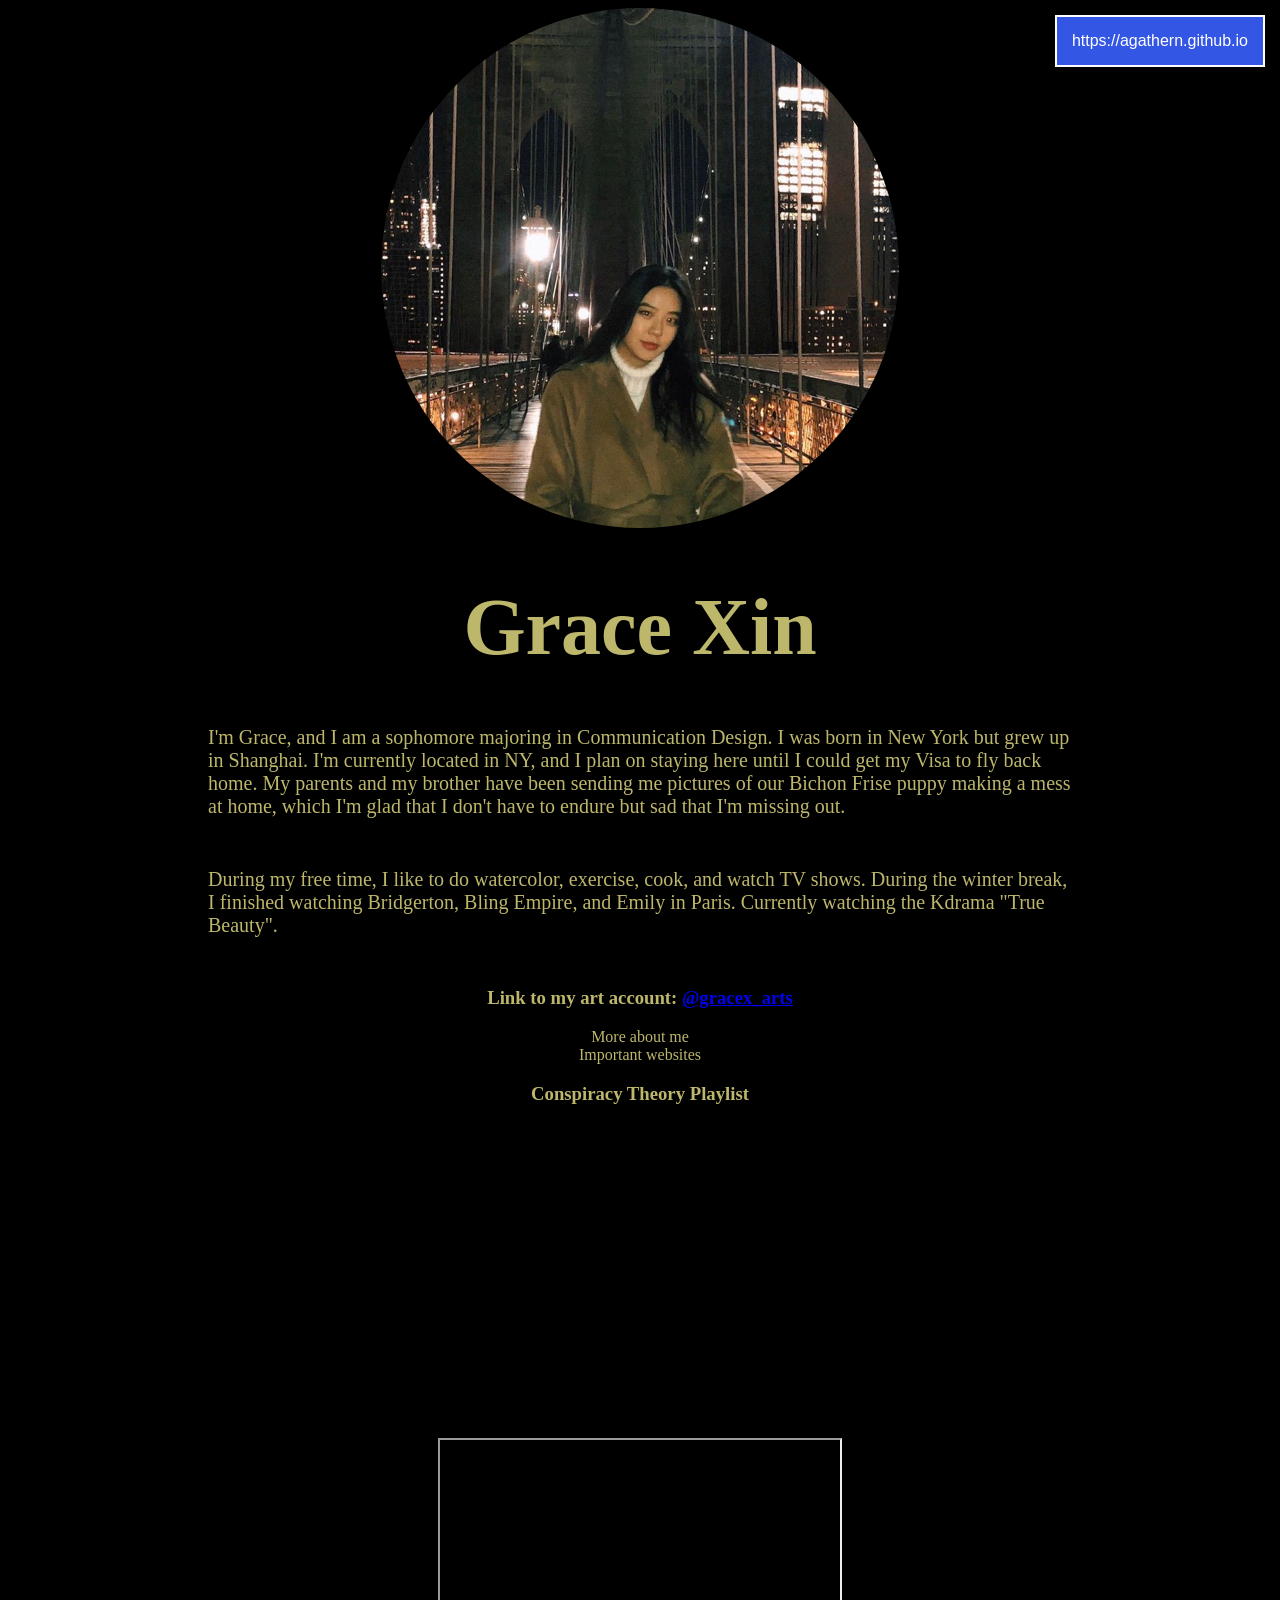
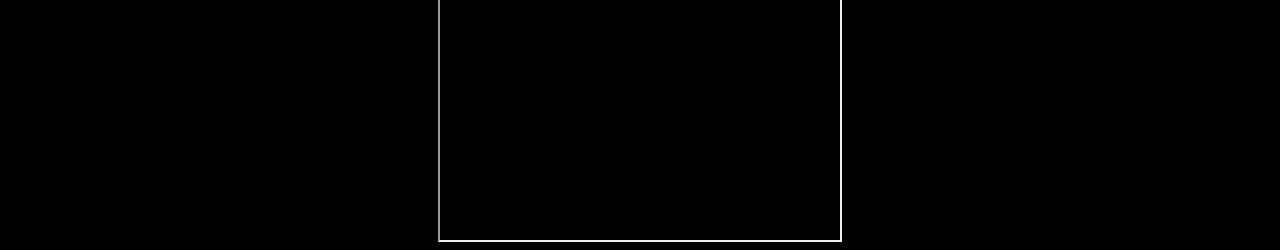
<file: class profile/index.html>
<!DOCTYPE html>
<html lang="en">
    <link rel="stylesheet" href="profile.css">

  <head>
  <body>

    <img src="1.jpg">

    <h1>Grace Xin</h1>
    
    <p>
      I'm Grace, and I am a sophomore majoring in Communication Design. I was born in New York but grew up in Shanghai. I'm currently located in NY, and I plan on staying here until I could get my Visa to fly back home. My parents and my brother have been sending me pictures of our Bichon Frise puppy making a mess at home, which I'm glad that I don't have to endure but sad that I'm missing out. 
    </p>
    <p>
      During my free time, I like to do watercolor, exercise, cook, and watch TV shows. During the winter break, I finished watching Bridgerton, Bling Empire, and Emily in Paris. Currently watching the Kdrama "True Beauty".     
    </p>

    <h3> Link to my art account: <a href="https://www.instagram.com/gracex_arts/"> @gracex_arts </a>
    </h3> 

    <details>
    <summary>More about me</summary>
      <ul> 
        <li> Favorite color: olive green </li>
        <li> Currently reading: The Women in the Window </li>
        <li> Go-to comfort-binge TV shows: Modern Family and Criminal Minds </li>
    </details>

    <details>
    <summary>Important websites</summary>
      <ul> 
        <li> A site I visit often: <a href="http://youtube.com"> Youtube </a> </li>
        <li> The first site I remember using: <a href="http://google.com"> Google </a>  </li>
        <li> Favorite wikipedia page: <a href="https://en.wikipedia.org/wiki/List_of_conspiracy_theories"> Conspiracy Theories </a></li>
    </details>

    <h3> Conspiracy Theory Playlist </h3>
    <iframe width="560" height="315" src="https://www.youtube.com/embed/videoseries?list=PLsvYuSgEtSsKwujETtrazyVVfZ-fkSFxb" frameborder="0" allow="accelerometer; autoplay; clipboard-write; encrypted-media; gyroscope; picture-in-picture" allowfullscreen></iframe>

     <nav id="web-ring">
    <a href="https://agathern.github.io">https://agathern.github.io</a>
  	</nav>

  	<iframe class="fireflies" src="https://tasty-remarkable-hero.glitch.me"> </iframe>

  </body>
  </head>
</html>
</file>
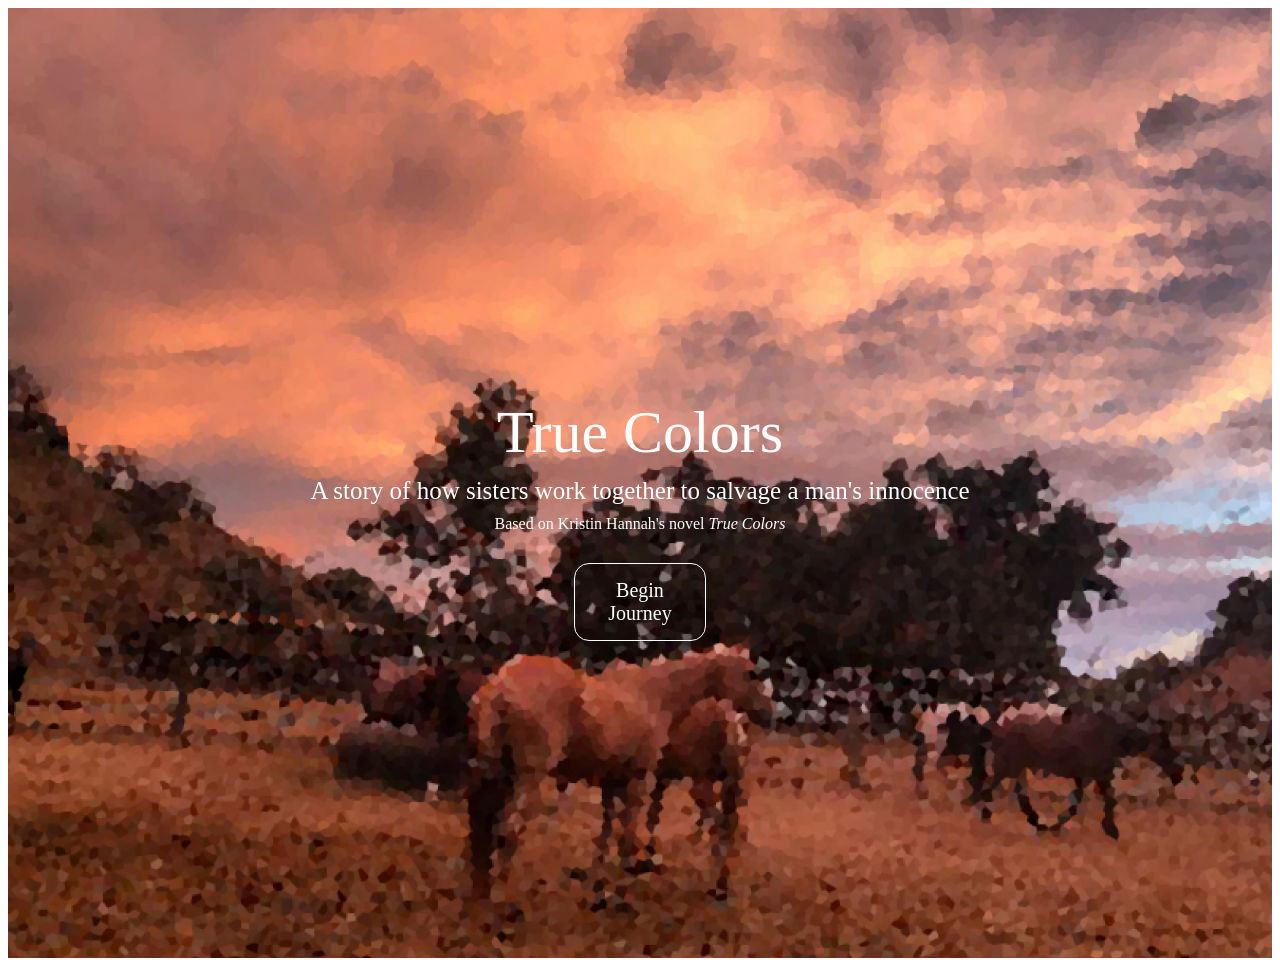
<file: cross-platform storytelling/Index.html>
<!DOCTYPE html>
<html lang="en">
  <head>
    <meta charset="utf-8">
    <meta http-equiv="X-UA-Compatible" content="IE=edge">
    <meta name="viewport" content="width=device-width, initial-scale=1">
   
    <link rel="stylesheet" href="story.css">

  </head>  
  <body>
    <div id="homepage">
      <div id="box"> <h1> True Colors </h1> <h3> A story of how sisters work together to salvage a man's innocence </h3> <h5> Based on Kristin Hannah's novel <i> True Colors </i> </h5>
        <nav id="link1">
        <a href="https://www.instagram.com/graysranch/">Begin Journey</a>
        </nav>
      </div>
    </div>

  </body>
</html>
</file>
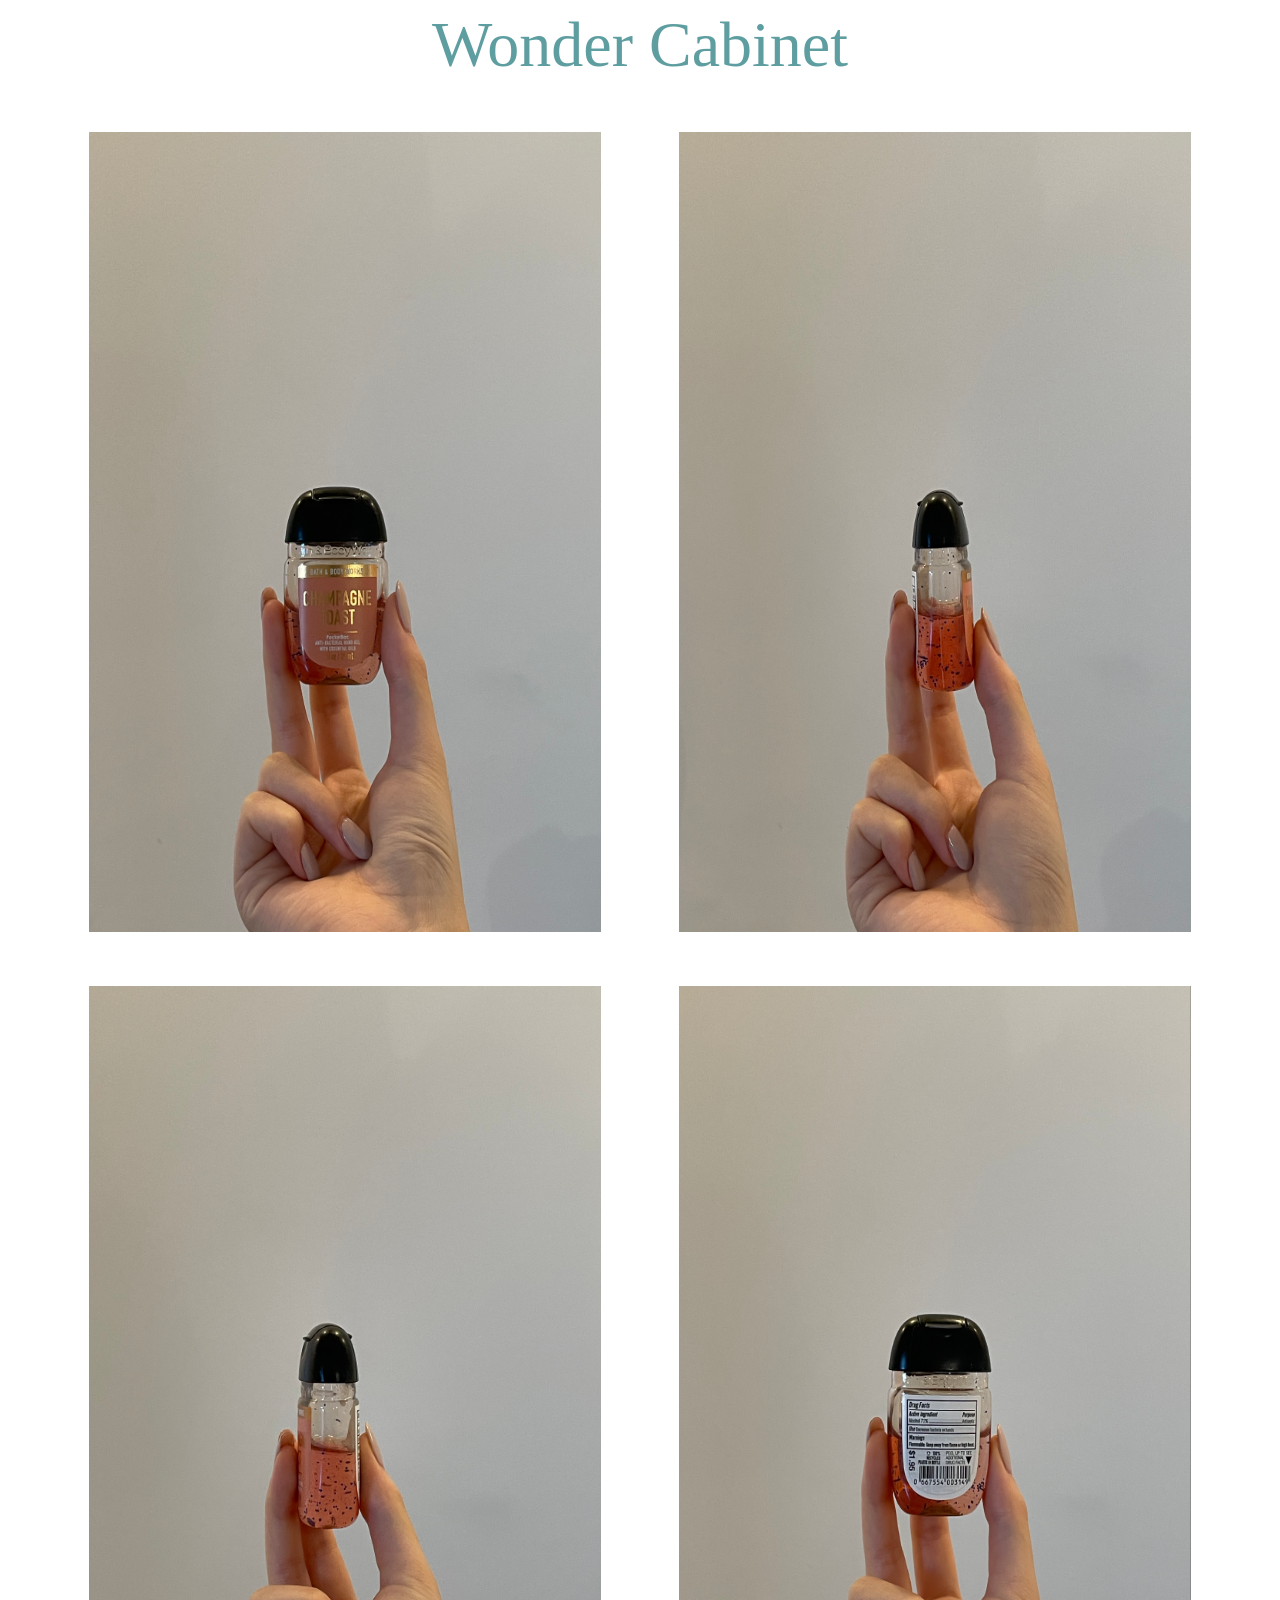
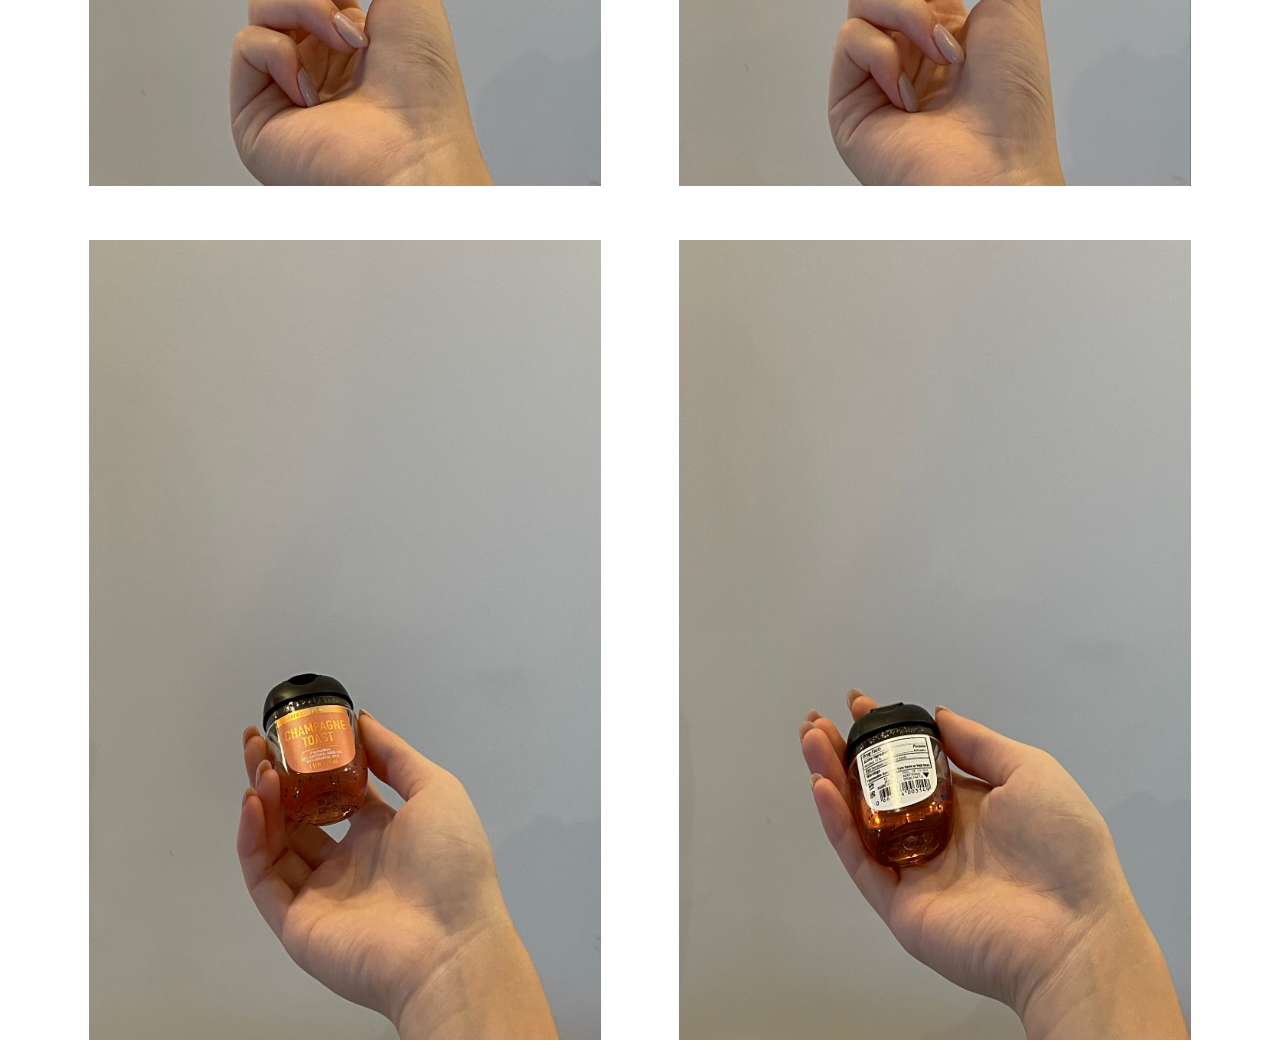
<file: labproj2/index.html>
<!DOCTYPE html>
<html lang="en">
  <head>
    <meta charset="utf-8">
    <meta http-equiv="X-UA-Compatible" content="IE=edge">
    <meta name="viewport" content="width=device-width, initial-scale=1">

    <link rel="stylesheet" href="style.css">
    
  </head>  
  <body>

  <div id="title"> Wonder Cabinet </div>

<div id="container"> 
  <div class="box box1">
  	<picture>
  <source media="(max-width: 500px)" srcset="cfront.jpg">
  <source media="(min-width: 501px)" srcset="ffront.jpg">
  <img src="ffront.jpg"
       alt="This is a close-up picture of my favorite hand sanitizer that I carry with me everyday. Without it, I don't feel safe and protected during the pandemic.">
</picture>
</div>

 <div class="box box2">
  	<picture>
  <source media="(max-width: 500px)" srcset="cright.jpg">
  <source media="(min-width: 501px)" srcset="fright.jpg">
  <img src="fright.jpg"
       alt="Although the name of this hand sanitizer is Champaign Toast, it smells nothing like it. Rather it has a nice, fruity scent.">
</picture>
</div>

<div class="box box3">
  	<picture>
  <source media="(max-width: 500px)" srcset="cleft.jpg">
  <source media="(min-width: 501px)" srcset="fleft.jpg">
  <img src="fleft.jpg"
       alt="Inside the bottle is filled with an orange, transluscent liquid with countless tiny, blue balls that pop if you squeeze them.">
</picture>
</div>

<div class="box box4">
  	<picture>
  <source media="(max-width: 500px)" srcset="cback.jpg">
  <source media="(min-width: 501px)" srcset="fback.jpg">
  <img src="fback.jpg"
       alt="On the back of this container is a sticker that shows the drug facts of the sanitizer. The alcohol is 71% and using this could decrease bacteria on hands. This is why I always bring it with me when I go out.">
</picture>
</div>

<div class="box box5">
  	<picture>
  <source media="(max-width: 500px)" srcset="ctop.jpg">
  <source media="(min-width: 501px)" srcset="ftop.jpg">
  <img src="ftop.jpg"
       alt="The sticker in the front has a matte finish. The gold, salmon pink, and white really go well together. Although I wish the typeface for Champaign Toast was different because it feels slightly boring and uptight right now.">
</picture>
</div>

<div class="box box6">
  	<picture>
  <source media="(max-width: 500px)" srcset="cbottom.jpg">
  <source media="(min-width: 501px)" srcset="fbottom.jpg">
  <img src="fbottom.jpg"
       alt="On the bottom, the price of the sanitizer as well as the barcode is shown. One bottle is almost two dollars, but if you buy it in bulk, it is much cheaper.">
</picture>
</div>

</div>
       
    </body>
</html>
</file>
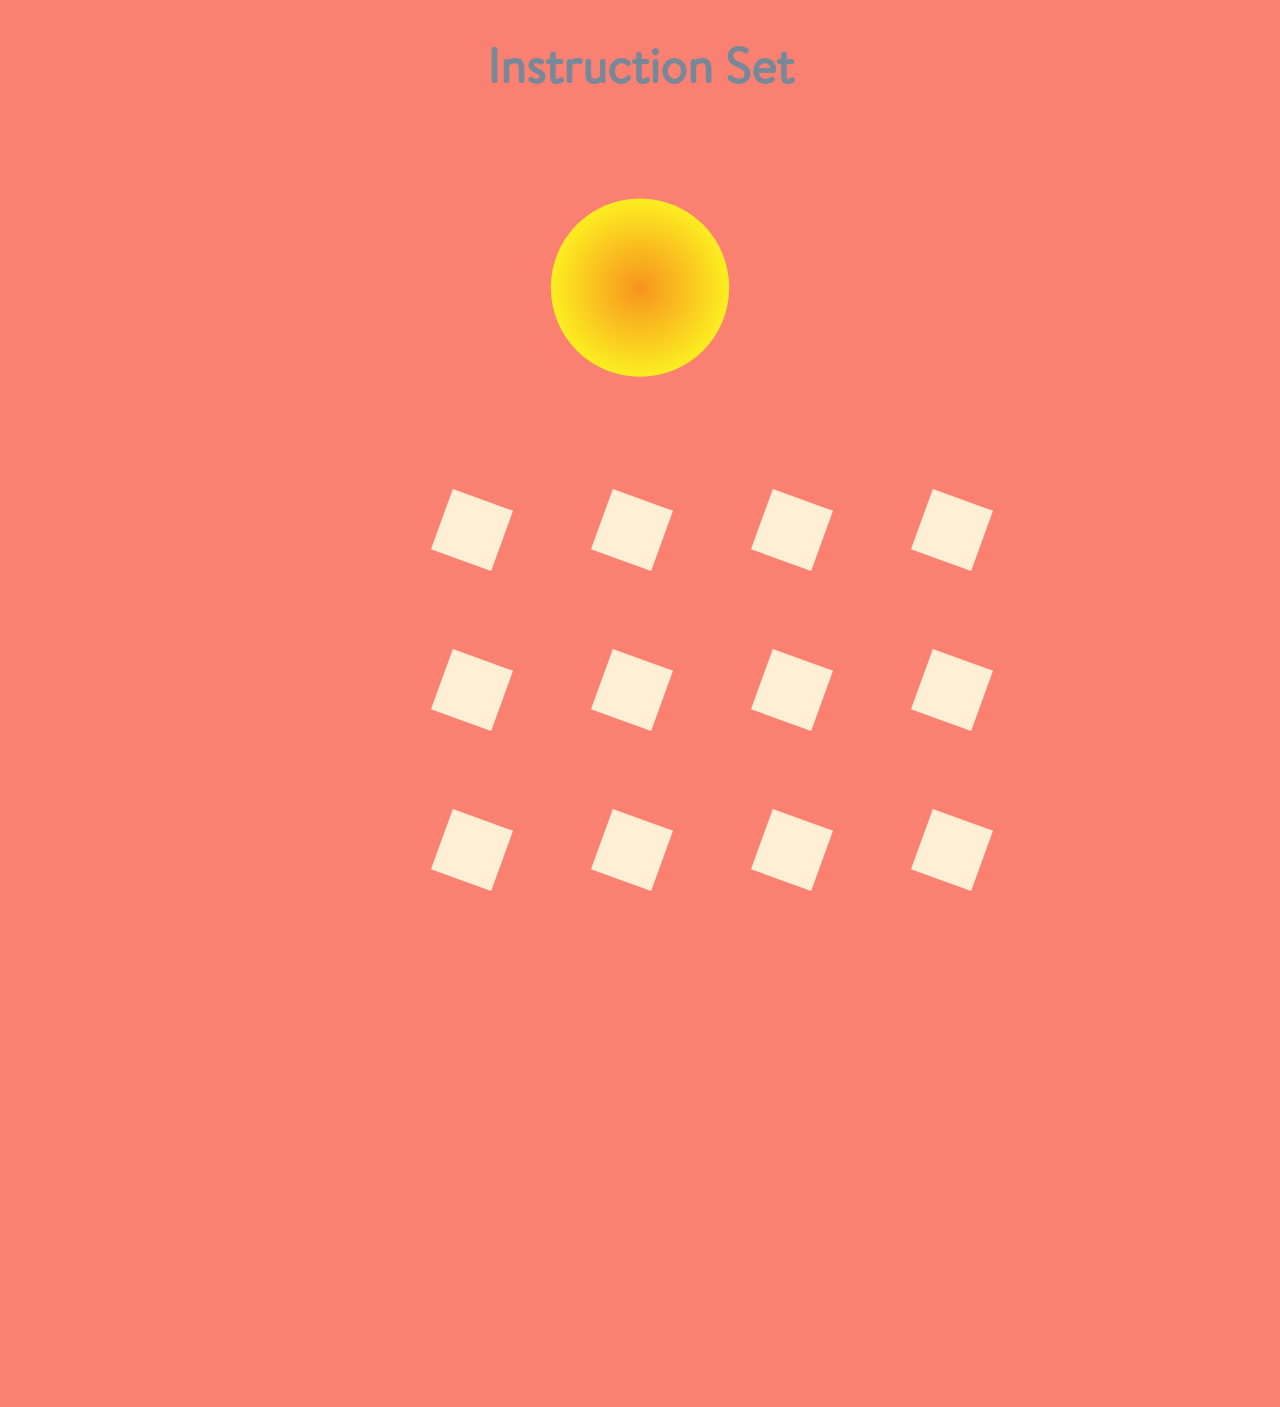
<file: labproj3/index.html>
<!DOCTYPE html>
<html lang="en">
  <head>
    <meta charset="utf-8">
    <meta http-equiv="X-UA-Compatible" content="IE=edge">
    <meta name="viewport" content="width=device-width, initial-scale=1">

    <link rel="stylesheet" href="style.css">
 
  </head>  
  <body>
    
    <div id="title">
      <h1>
        Instruction Set
      </h1>
    </div>

    <div id="image"> <img src="sun.svg"> </div>
    
    <div id="container">
      <div class="page" id="one"></div>
      <div class="page" id="two"></div>  
      <div class="page" id="three"></div>
      <div class="page" id="four"></div>
      <div class="page" id="five"></div>
      <div class="page" id="six"></div>
      <div class="page" id="seven"></div>
      <div class="page" id="eight"></div>
      <div class="page" id="nine"></div>
      <div class="page" id="ten"></div>
      <div class="page" id="eleven"></div>
      <div class="page" id="twelve"></div>
    </div>
    
  </body>
</html>
</file>
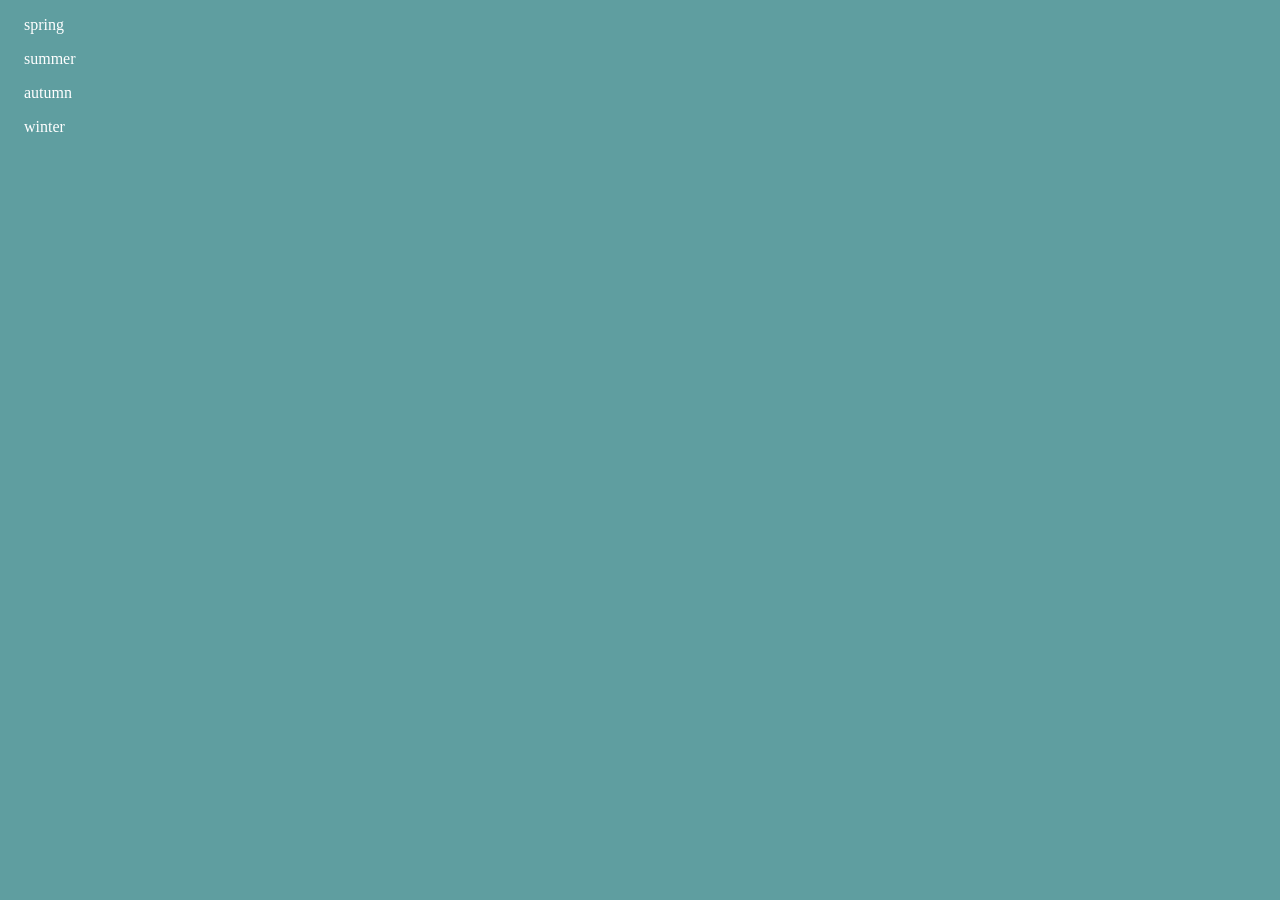
<file: labproj4/index.html>
<!DOCTYPE html>
<html>

<head>
    <meta charset="utf-8">
    <meta name="viewport" content="width=device-width, initial-scale=1">

    <title>Biomimicry</title>


    <link rel="stylesheet" type="text/css" href="style.css">
    <script src="https://code.jquery.com/jquery-3.5.1.min.js">
    </script>
    <script type="text/javascript" src="script.js" defer></script>


</head>

<body>

	<div id="container"> 
		<div id="group1"> 
			<p>spring</p>
			<div id="one"> <img src="spring.svg"> </div>
		</div>
        <div id="group2"> 
        	<p>summer</p>
        	<div id="two"> <img src="summer.svg"> </div>
    	</div>
        <div id="group3">  
			<p>autumn</p>	
			<div id="three"> <img src="autumn.svg"> </div>
        </div>
        <div id="group4">  
        	<p>winter</p>
        	<div id="four"> <img src="winter.svg"> </div>
        </div>
	</div>

</body>

</html>
</file>
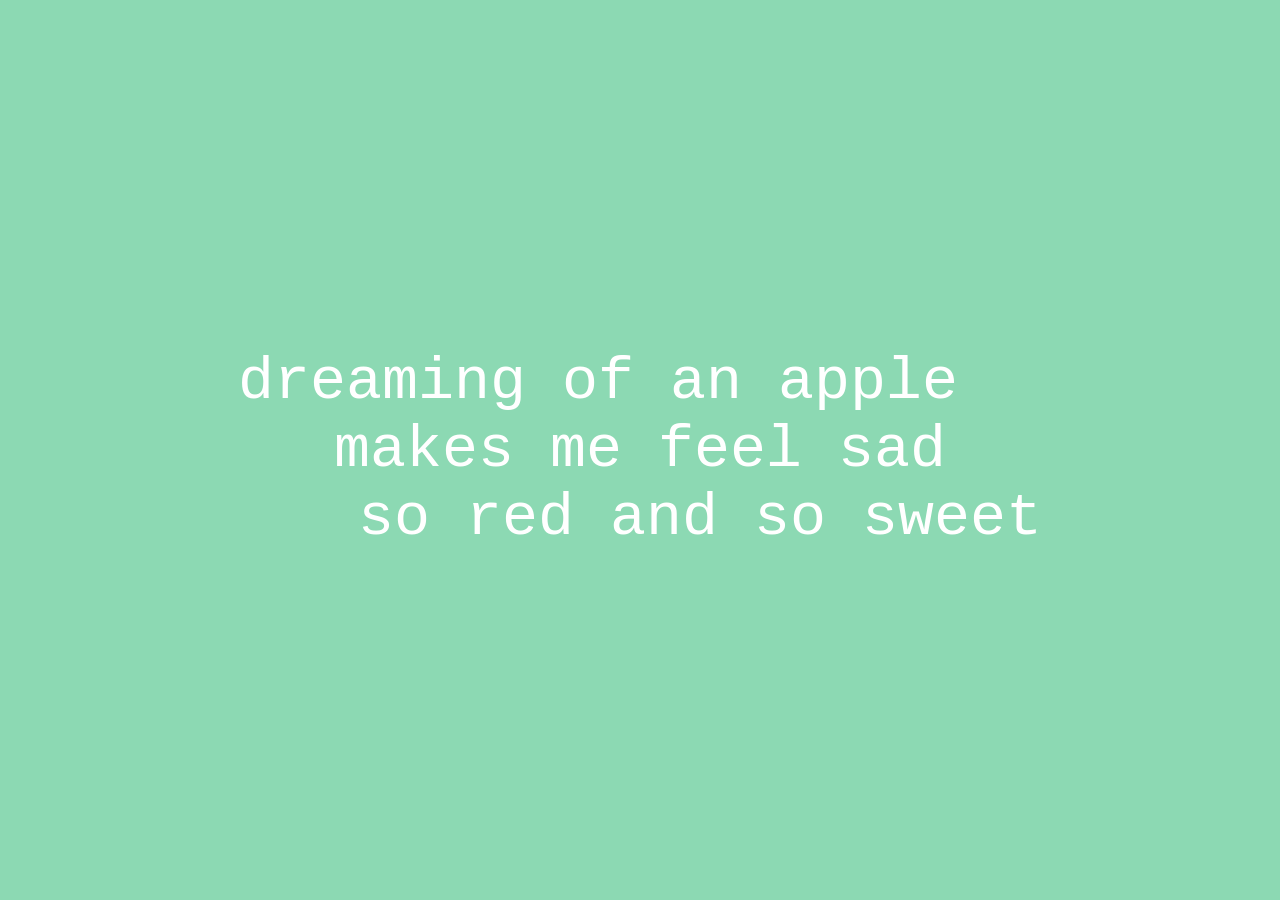
<file: poem/index.html>
<!DOCTYPE html>
<html lang="en" dir="ltr">
	<head>
		<meta charset="utf-8">
		<title></title>
		<link rel="stylesheet" href="style.css">
		<script src="airtable.browser.js" typr="text/javascript"></script>
		<script src="poem.js" type="text/javascript" defer></script>
	</head>
	<body>
		<div id="poem">
			<span class="verb">dreaming of</span> <span class="noun">an apple</span><BR>
			&emsp; makes me feel <span class="emotion">sad</span><BR>
			&emsp;&emsp;so <span class="adjective">red</span> and so <span class="adjective">sweet</span>
		</div>
	</body>
</html>
</file>
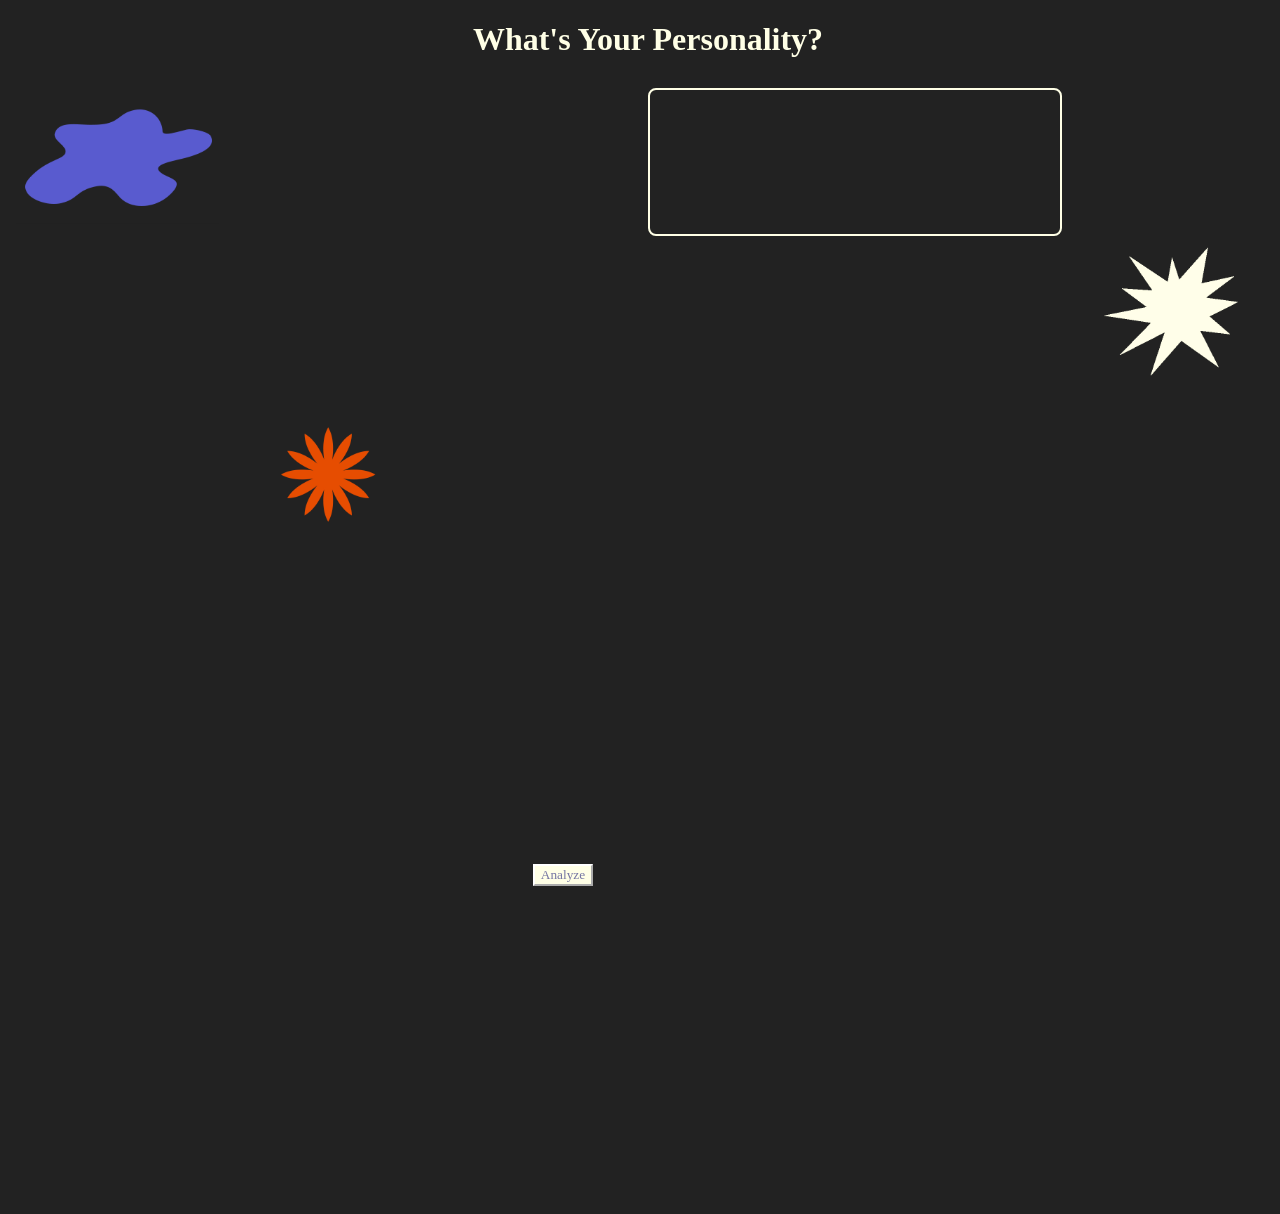
<file: proj4/index.html>
<!DOCTYPE html>
<html lang="en">
  <head>
    
    <link rel="stylesheet" href="style.css">
    <script src="script.js" type="text/javascript" defer></script>
    <script src="https://code.jquery.com/jquery-3.5.1.min.js">
    </script>
    
  </head>  
  <body>

  <h1> What's Your Personality? </h1>

  <div class="wrapper">

  	<div class="one">  
  		<div id="group1"> 
		</div>
        <div id="group2"> 
    	</div>
        <div id="group3">  
        </div>
        <div id="group4">  
        </div>
  	</div>
  	<div class="two">
  		<div id="group5"> 
		</div>
        <div id="group6"> 
    	</div>
        <div id="group7">  
        </div>
        <div id="group8">  
        </div>
  	</div>
  	<div class="three"> 
  		<div id="group9"> 
		</div>
        <div id="group10"> 
    	</div>
        <div id="group11">  
        </div>
        <div id="group12">  
        </div>
  	</div>
  	<div class="four"> 
  		<div id="group13"> 
  			Horror
		</div>
        <div id="group14"> 
        	Romance
    	</div>
        <div id="group15">  
        	Comedy
        </div>
        <div id="group16">  
        	Documentary
        </div>
  	</div>
  	<div class="five"> 
  		<div id="group17"> 
		</div>
        <div id="group18"> 
    	</div>
        <div id="group19">  
        </div>
        <div id="group20">  
        </div>
  	</div>
  	
  	<div class="six"> 
	<div id="deco1"> <img src="deco1.png"> </div>
	</div>

	<div class="seven"> <img src="deco3.jpg"> </div>
	<div class="eight"> <img src="deco2.jpg"> </div>
	<div class="nine"> <img src="arrow.jpg"> </div>

</div>

<div class="container">
	<!-- <div class="row flex-top justify-content-center"> -->
		<button id="button" class="btn-large new-quote-button" onClick="getQuote()">Analyze</button> 
	<!-- </div> -->

	<div class="row flex-top justify-content-center">
		<main class="card">
			<p class="quote card-body center" id="newQuoteSection"></p>
		</main>
</div>

  </body>
</html>
</file>
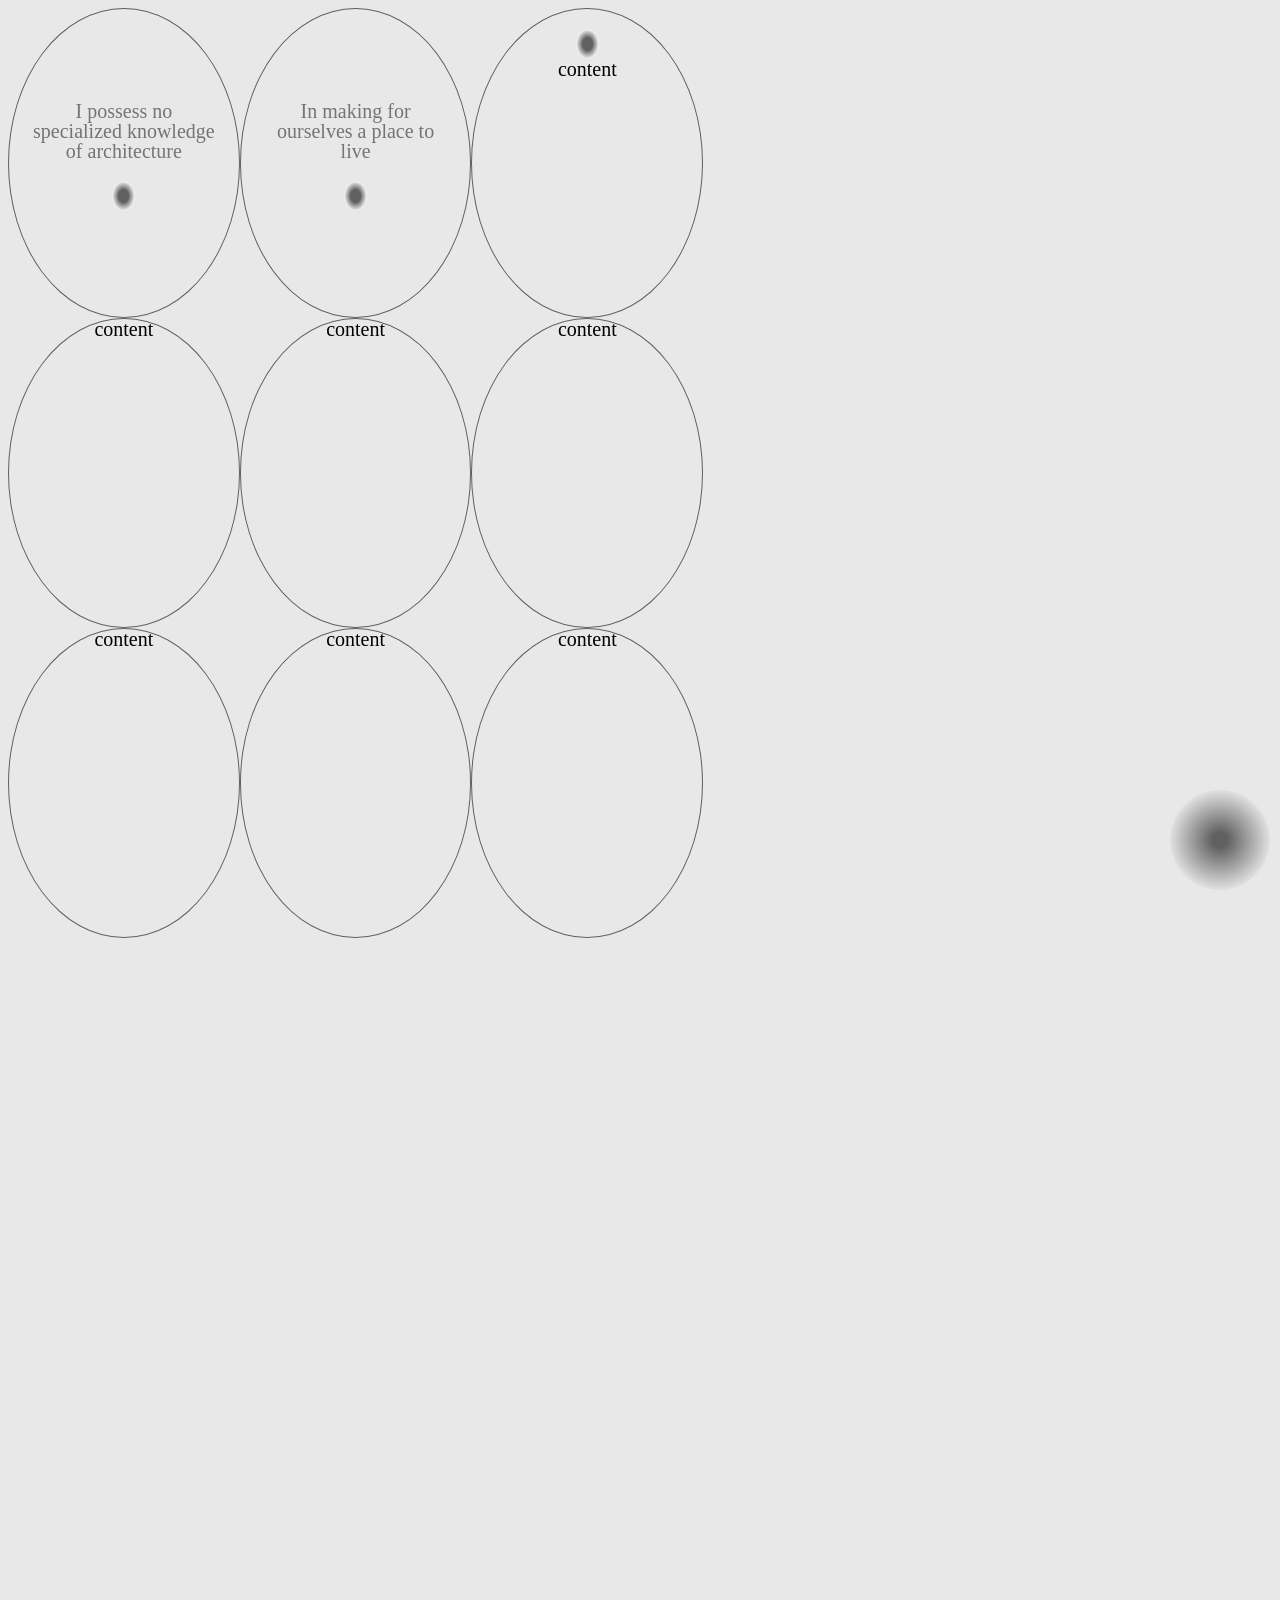
<file: studio proj2/index.html>
<!DOCTYPE html>
<html lang="en">
  <head>
    <meta charset="utf-8">
    <meta http-equiv="X-UA-Compatible" content="IE=edge">
    <meta name="viewport" content="width=device-width, initial-scale=1">

    <link rel="stylesheet" href="style.css">
    
  </head>  
  <body>

  <div id="container">

  	<div class="row" id="row1">

	 <div class="page" id="one">
	 	<p>
	 	I possess no specialized knowledge of architecture 
		 </p>
		<div class="triggerdot text" data-number="1"> </div>
	 </div>     

	 <div class="page" id="two">
	 	<p>
	 	In making for ourselves a place to live
		</p>
	 	<div class="triggerdot text" data-number="2"> </div>
	 </div>
	 <div class="page" id="three">
	 	<div class="triggerdot text" data-number="3"> </div>
	 	content
	 </div>

	</div>

	<div class="row" id="row2">

	 <div class="page" id="four">
	 	content
	 </div>
	  <div class="page" id="five">
	 	content
	 </div>
	  <div class="page" id="six">
	 	content
	 </div>

	</div>

	<div class="row" id="row3">

	 <div class="page" id="seven">
	 	content
	 </div>
	  <div class="page" id="eight">
	 	content
	 </div>
	  <div class="page" id="nine">
	 	content
	 </div>

	</div>

</div>

<div class="dot"> 

	<div class="paragraph" data-number="1">I possess no specialized knowledge of architecture, but I understand that in the Gothic cathedral of the West, the roof is thrust up and up so as to place its pinnacle as high in the heavens as possible-and that herein is thought to lie its special beauty. In the temples of Japan, on the other hand, a roof of heavy tiles is first laid out, and in the deep, spacious shadows created by the eaves the rest of the structure is built. Nor is this true only of temples; in the palaces of the nobility and the houses of the common people, what first strikes the eye is the massive roof of tile or thatch and the heavy darkness that hangs beneath the eaves. Even at midday cavernous darkness spreads over all beneath the roof's edge, making entryway, doors, walls, and pillars all but invisible. The grand temples of Kyoto-Chion'in, Honganji-and the farmhouses of the remote countryside are alike in this respect: like most buildings of the past their roofs give the impression of possessing far greater weight, height, and surface than all that stands beneath the eaves. </div>

	<div class="paragraph" data-number="2">In making for ourselves a place to live, we first spread a parasol to throw a shadow on the earth, and in the pale light of the shadow we put together a house. There are of course roofs on Western houses too, but they are less to keep off the sun than to keep off the wind and the dew; even from without it is apparent that they are built to create as few shadows as possible and to expose the interior to as much light as possible. If the roof of a Japanese house is a parasol, the roof of a Western house is no more than a cap, with as small a visor as possible so as to allow the sunlight to penetrate directly beneath the eaves. There are no doubt all sorts of reasons-climate, building materials-for the deep Japanese eaves. The fact that we did not use glass, concrete, and bricks, for instance, made a low roof necessary to keep off the driving wind and rain. A light room would no doubt have been more convenient for us, too, than a dark room. The quality that we call beauty, however, must always grow from the realities of life, and our ancestors, forced to live in dark rooms, presently came to discover beauty in shadows, ultimately to guide shadows towards beauty's ends.</div>

	<div class="paragraph" data-number="3">And so it has come to be that the beauty of a Japanese room depends on a variation of shadows, heavy shadows against light shadows-it has nothing else. Westerners are amazed at the simplicity of Japanese rooms, perceiving in them no more than ashen walls bereft of ornament. Their reaction is understandable, but it betrays a failure to comprehend the mystery of shadows. Out beyond the sitting room, which the rays of the sun can at best but barely reach, we extend the eaves or build on a veranda, putting the sunlight at still greater a remove. The light from the garden steals in but dimly through paper-paneled doors, and it is precisely this indirect light that makes for us the charm of a room. We do our walls in neutral colors so that the sad, fragile, dying rays can sink into absolute repose. The storehouse, kitchen, hallways, and such may have a glossy finish, but the walls of the sitting room will almost always be of day textured with fine sand. A luster here would destroy the soft fragile beauty of the feeble light. We delight in the mere sight of the delicate glow of fading rays clinging to the surface of a dusky wall, there to live out what little life remains to them. We never tire of the sight, for to us this pale glow and these dim shadows far surpass any ornament. And so, as we must if we are not to disturb the glow, we finish the walls with sand in a single neutral color. The hue may differ from room to room, but the degree of difference will be ever so slight; not so much a difference in color as in shade, a difference that will seem to exist only in the mood of the viewer. And from these delicate differences in the hue of the walls, the shadows in each room take on a tinge peculiarly their own. </div>

</div>

    <script src="proj2.js" type="text/javascript" defer></script>
  </body>
</html>
</file>
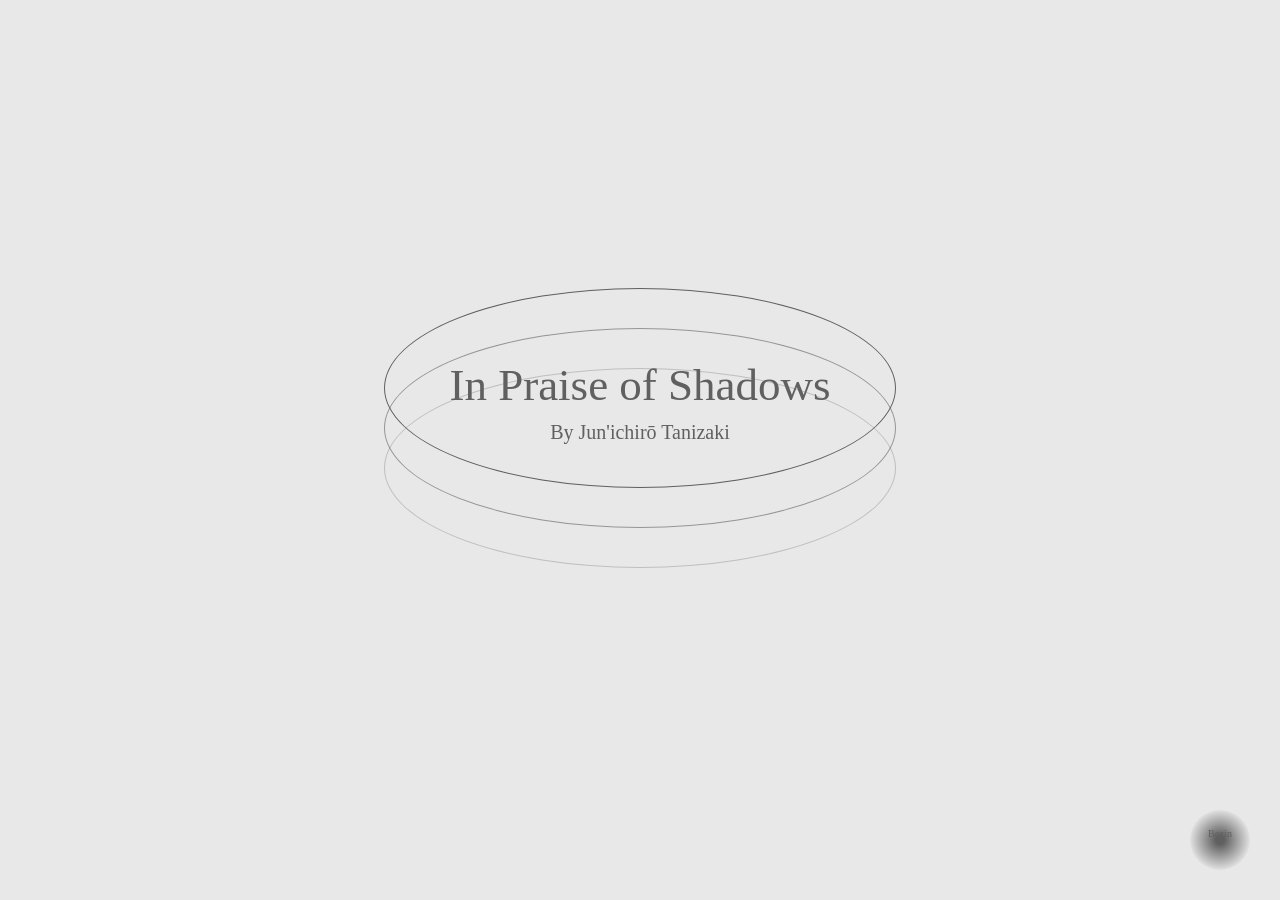
<file: studioproj2/index.html>
<!DOCTYPE html>
<html lang="en">
  <head>
    <meta charset="utf-8">
    <meta http-equiv="X-UA-Compatible" content="IE=edge">
    <meta name="viewport" content="width=device-width, initial-scale=1">

    <link rel="stylesheet" href="style.css">

    <div class="eclipse">
    <h1> In Praise of Shadows </h1>
    <p> By Jun'ichirō Tanizaki </p>
    </div>

    <div id="eclipse2"> </div>

     <div id="eclipse3"> </div>

    <nav id="button">
    <a href="main.html"> Begin </a>
    </nav>
    
  </head>  
  <body>


  </body>
</html>
</file>
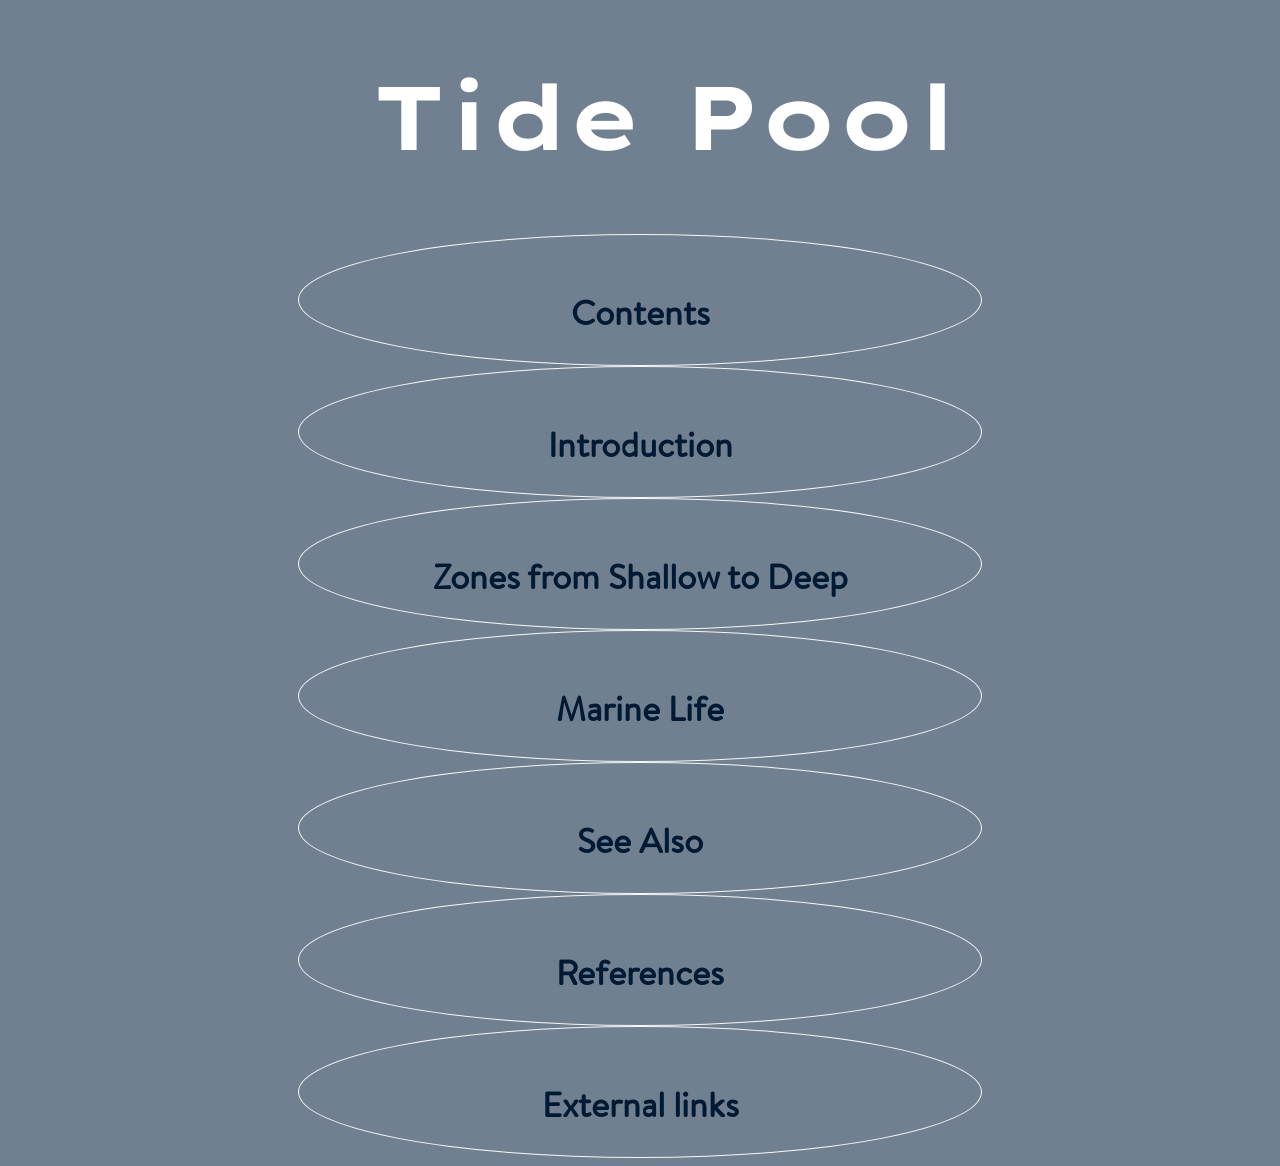
<file: tidepool/index.html>
<!DOCTYPE html>
<html lang="en">
  <head>
    
    <link rel="stylesheet" href="tidepool.css">
    <link href="https://fonts.googleapis.com/css2?family=Lexend+Mega&display=swap" rel="stylesheet">
    
  </head>  
  <body>

     <h1>Tide Pool</h1>

     <div id="box0"> <h2> Contents </h2> 
      <ol> 
        <li> Zones from shallow to deep </li> <p> 1.1 High tide zone </p> <p> 1.2 Low tide zone </p> 
        <li> Marine life </li> <p> 2.1 Fauna </p> <p> 2.2 Flora </p> <li> See also </li> <li> References</li> <li> External links </li>
      </ol>
     </div>

     <div id="box1"> <h2> Introduction </h2> <p> "Rockpool" redirects here. For other uses, see Rockpool (disambiguation). </p> <p> The site of a tide pool in Santa Cruz, California showing sea stars, sea anemones, and sea sponges. </p> <p> A tide pool in Porto Covo, west coast of Portugal
      Tide pools or rock pools are shallow pools of seawater that form on the rocky intertidal shore. Many of these pools exist as separate bodies of water only at low tide.</p>Many tide pools are habitats of especially adaptable animals that have engaged the attention of naturalists and marine biologists, as well as philosophical essayists: John Steinbeck wrote in The Log from the Sea of Cortez, "It is advisable to look from the tide pool to the stars and then back to the tide pool."[1] </p> 
      <img src="1.jpg"> <figcaption> The site of a tide pool in Santa Cruz, California showing sea stars, sea anemones, and sea sponges. </figcaption>
      <img src="2.jpg"> <figcaption> A tide pool in Porto Covo, west coast of Portugal </figcaption>
     </div>

      <div id="box2"> <h2> Zones from Shallow to Deep </h2><p> Tide pools exist in the "intertidal zone" (the area within the tidal range), which is submerged by the sea at high tides and during storms, and may receive spray from wave action. At other times the rocks may undergo other extreme conditions, baking in the sun or exposed to cold winds. Few organisms can survive such harsh conditions. Lichens and barnacles live in this zone.[1] Different barnacle species live at very tightly constrained elevations, with tidal conditions precisely determining the exact height of an assemblage relative to sea level.</p> <p> The intertidal zone is periodically exposed to sun and wind, conditions that can cause barnacles to become desiccated. These animals therefore need to be well adapted to water loss. Their calcite shells are impermeable, and they possess two plates which they slide across their mouth opening when not feeding. These plates also protect against predation.[2] </p> 
      <img src="3.jpg"> <figcaption> Tide pools in Santa Cruz, California from spray/splash zone to low tide zone </figcaption>
      <h2> High tide zone </h2> <p> The high tide zone is flooded during each high tide. Organisms must survive wave action, currents, and exposure to the sun. This zone is predominantly inhabited by seaweed and invertebrates, such as sea anemones, starfish, chitons, crabs, green algae, and mussels. Marine algae provide shelter for nudibranches and hermit crabs. The same waves and currents that make life in the high tide zone difficult bring food to filter feeders and other intertidal organisms. </p> <h2> Low tide zone </h2> <p> Also called the "lower littoral zone", this area is mostly submerged and is exposed only during unusually low tide.[1] It often teems with life and has far more marine vegetation, especially seaweeds. There is also greater biodiversity. Organisms in this zone do not have to be as well adapted to drying out and temperature extremes. Low tide zone organisms include abalone, anemones, brown seaweed, chitons, crabs, green algae, hydroids, isopods, limpets, mussels, and sometimes even small vertebrates such as fish. These creatures can grow to larger sizes because there is more available energy and better water coverage: the water is shallow enough to allow additional sunlight for photosynthetic activity, with almost normal levels of salinity. This area is also relatively protected from large predators because of the wave action and shallow water. </p> 
      <img src="4.jpg"> <figcaption> Low tide zone in a tide pool </figcaption>
     </div>

      <div id="box3"> <h2> Marine Life </h2><p>Tide pools provide a home for hardy organisms such as starfish, mussels and clams. Inhabitants must be able to deal with a frequently changing environment: fluctuations in water temperature, salinity, and oxygen content. Hazards include waves, strong currents, exposure to midday sun and predators.</p> <p> Waves can dislodge mussels and draw them out to sea. Gulls pick up and drop sea urchins to break them open. Starfish prey on mussels and are eaten by gulls themselves. Black bears are known to sometimes feast on intertidal creatures at low tide.[3] Although tide pool organisms must avoid getting washed away into the ocean, drying up in the sun, or being eaten, they depend on the tide pool's constant changes for food.[1] </p> <h2> Fauna </h2> <p> The sea anemone Anthopleura elegantissima reproduces clones of itself through a process of longitudinal fission, in which the animal splits into two parts along its length.[4] The sea anemone Anthopleura sola often engages in territorial fights. The white tentacles (acrorhagi), which contain stinging cells, are for fighting. The sea anemones sting each other repeatedly until one of them moves.[5] </p> <p> Some species of starfish can regenerate lost arms. Most species must retain an intact central part of the body to be able to regenerate, but a few can regrow from a single ray. The regeneration of these stars is possible because the vital organs are in the arms.[6] </p> <h2> Flora </h2> <p> Sea palms (Postelsia) look similar to miniature palm trees. They live in the middle to upper intertidal zones in areas with greater wave action. High wave action may increase nutrient availability and moves the blades of the thallus, allowing more sunlight to reach the organism so that it can photosynthesize. In addition, the constant wave action removes competitors, such as the mussel species Mytilus californianus. </p> <p> Recent studies have shown that Postelsia grows in greater numbers when such competition exists; a control group with no competition produced fewer offspring than an experimental group with mussels; from this it is thought that the mussels provide protection for the developing gametophytes.[7] Alternatively, the mussels may prevent the growth of competing algae such as Corallina or Halosaccion, allowing Postelsia to grow freely after wave action has eliminated the mussels.[8] </p>
      <img src="5.jpg"> <figcaption> A large sea anemone (Anthopleura sola) consuming a "by-the-wind-sailor" (Velella velella), a blue hydrozoan </figcaption>
      <img src="6.jpg"> <figcaption> Postelsia palmaeformis at low tide in a tide pool </figcaption>
      <img src="7.jpg"> <figcaption> Starfish, Pisaster ochraceus consuming a mussel in tide pools </figcaption>
      <img src="8.jpg"> <figcaption> Sea anemones, Anthopleura sola engaged in a battle for territory </figcaption>
      </div>

      <div id="box4"> <h2> See Also </h2> <ul> <li> <a href="https://en.wikipedia.org/wiki/Coastal_fish#Intertidal_fish"> Intertidal fish <a> </li> <li> <a href="https://en.wikipedia.org/wiki/List_of_British_Isles_rockpool_life"> List of British Isles rockpool life <a> </li> <li> <a href="https://en.wikipedia.org/wiki/Rocky_shore"> Rocky shore <a> </li> <li> <a href="https://en.wikipedia.org/wiki/Long_Reef_(New_South_Wales)#Intertidal_rock_pools"> Sydney inter-tidal rock pools <a> </li> </div>

      <div id="box5"> <h2> References </h2> <p> 1. "NPCA Tide pools". NPCA. September 5, 2008. Archived from the original on September 24, 2008. </p> <p> 2. Connell, Joseph H. (November 1972). "Community Interactions on Marine Rocky Intertidal Shores". Annual Review of Ecology and Systematics. 3 (1): 169–192. doi:10.1146/annurev.es.03.110172.001125. JSTOR 2096846 </p> <p> 3. "Botanical Beach Tide Pools". British Columbia Parks. September 5, 2008. Archived from the original on July 24, 2008. </p> <p> 4. Andy Horton (September 5, 2008). "Sea Anemones". homepages.ed.ac.uk. Archived from the original on October 17, 2008. </p> <p> 5. "Snakelocks Anemone". British Marine Life Study Society. September 5, 2008. Retrieved September 6, 2008. </p> <p> 6. "Biology: Regeneration". Dana Krempels, Ph.D. September 5, 2008. Archived from the original on August 6, 2009. </p> <p> 7. Blanchette, Carol A. (April 1996). "Seasonal patterns of disturbance influence recruitment of the sea palm, Postelsia palmaeformis". Journal of Experimental Marine Biology and Ecology. 197 (1): 1–14. doi:10.1016/0022-0981(95)00141-7. </p> <p>8. Paine, R.T. (December 1998). "Habitat Suitability and Local Population Persistence of the Sea Palm Postelsia Palmaeformis". Ecology. 69 (6): 1787–1794. doi:10.2307/1941157. JSTOR 1941157. </p>
      </div>

      <div id="box6"> <h2> External links </h2> <ul> <li> <a href="https://web.archive.org/web/20060907004331/http://homepage.ntlworld.com/oliver.merrington/lidos/lidos4.htm"> Tidal swimming pools in Britain <a> </li>
      </div>

      <div id="bubble">

  </body>
</html>
</file>
<file: class profile/profile.css>
body {
	background-color:black;
}

h1 {
	color:#BDB76B;
	display: block;
    text-align:center;
    font-size:80px;
}

img {
	display: block;
    margin-left: auto;
    margin-right: auto;
    border-radius: 50%;
}

h3 {
	color:#BDB76B;
	display: block;
    text-align:center;
}

summary {
	color:#BDB76B;
	display: block;
    text-align:center;
}

li {
	color:#BDB76B;
	display: block;
    text-align:center;
}

p {
	color:#BDB76B;
	display:block;
	margin:auto;
	margin-right:200px;
	margin-left:200px;
	margin-bottom:50px;
    font-size:20px;
}

iframe {
	display: block;
    margin-left: auto;
    margin-right: auto;
}

  #web-ring {
    position: fixed;
    top: 15px;
    right: 15px;
    padding: 15px;
    background-color: rgb(52, 86, 228);
    border: solid 2px white;
    font-family: sans-serif;
  }

  #web-ring a:link {
    color: white;
    text-decoration: none;
  }

  #web-ring a:hover {
    text-decoration: underline;
  }

  .fireflies {
  	width:400px;
  	height:400px;
  }
</file>
<file: cross-platform storytelling/story.css>
#homepage {
  background-image:url("homepage.jpg");
  background-position:left;
  background-size:cover;
  display:flex;
  width:100%;
  height:950px;
  position:relative;
}

#box {
  padding:10px;
  margin: auto;
  margin-bottom:480px;
  width: 100%;
  height: 80px;
  text-align:center;
}

#box{
  animation: show 3s ease-in-out 0s 1 alternate forwards running;
}

@keyframes show{
  0% {
    opacity:0;
  }
  100% {
    opacity:1;
  }
}

#box h1{
  color:white;
  font-family:bodoni;
  font-size:60px;
  font-weight:lighter;
  margin: auto;
  padding:10px;
  max-width:80%;
  text-align:center;
}

#box h3 {
  color:white;
  font-family:bodoni;
  font-size:25px;
  font-weight:lighter;
  margin:auto;
  max-width:80%;
  text-align:center;
}

#box h5 {
  color:white;
  font-family:bodoni;
  font-size:16px;
  font-weight:lighter;
  margin:auto;
  padding:10px;
  max-width:80%;
  text-align:center;
}

#link1 {
  margin:20px auto;
  width:8%;
  font-size:20px;
  padding: 15px;
  border:1px solid white;
  font-family: bodoni;
  border-radius:15px;
  }

  a:link {
    color: white;
    text-decoration: none;
  }

  a:hover {
    color:salmon;
  }
}
</file>
<file: labproj2/style.css>
html {
    display: block;
}

#title {
    font-size:4rem;
    color:cadetblue;
    font-family:futura;
    text-align:center;
}

body {
    margin-left: 50px;
    margin-right: 50px;
    display:block;
}

#container {
  display: grid;
  grid-template-columns: 50% 50%;
}


.box {
  padding-top:50px;
  text-align: center;
}

img {
    min-width: 40vw;
    max-width: 40vw;
    height: 800px;
}

div {
    display: block;
}

@media only screen and (max-width: 500px){

#container {
   grid-template-columns: 100%;
}

img {
  min-width:60vw;
  height:400px;
}

body {
  background-color:cadetblue;
}

#title {
  color:white;
}
</file>
<file: labproj3/style.css>
body {
  background-color: salmon;
}

#title h1 {
  color:#778899;
  text-align: center;
  font-size: 3rem;
  font-family:brandon;
}

@font-face {
  font-family:brandon;
  src:url(brandon.otf)
}

#container {
  display:flex;
  width:50vw;
  display:grid;
  grid-template-columns: repeat(4,10rem);
  grid-template-rows: repeat(3,10rem);
  position:absolute;
  top:50%;
  margin-left:30%;
  margin-right:auto;
}

.page {
  background-color:papayawhip;
  width:5vw;
  height:5vw;
  margin:auto;
  animation:position,sheer;
  animation-duration:10s;
  transform:rotate(290deg);
}

#one {

}

@keyframes position {
  0% {border-radius:5%}
  25% {border-radius:15%}
  50% {border-radius:30%}
  75% {border-radius:45%}
  100% {border-radius:50%}
}

@keyframes sheer {
  0% {opacity:1}
  25% {opacity:0.8}
  50% {opacity:0.6}
  75% {opacity:0.4}
  100% {opacity:0.2}
}

@media (max-width:767px) {
  #container { 
  grid-template-columns: repeat(3,5rem);
  grid-template-rows: repeat(4,5rem);
}
  #title h1 {
  font-size:2rem;
  }
  
}
</file>
<file: labproj4/style.css>
body {
	background-color: cadetblue;
}

#container {
	margin: 1rem;
}

#one {
	display: none;
}

#two {
	display: none;
}

#three {
	display: none;
}

#four {
	display: none;
}

#group1 {
	color: white;
	font-size: 1rem;
	font-family: futura;
    cursor: pointer;
}

p:hover {
	color: salmon;
}

#group2 {
	color: white;
	font-family: futura;
    font-size: 1rem;
    cursor: pointer;
}

#group3 {
	color: white;
	font-family: futura;
    font-size: 1rem;
    cursor: pointer;
}

#group4 {
	color: white;
	font-family: futura;
	font-size: 1rem;
    cursor: pointer;
}
</file>
<file: poem/style.css>
html {
	height:100%;
}

body {
	min-height:100%;
	margin:0;
	display:flex;
	justify-content:center;
	align-items:center;
	background-color:hsl(150, 50%, 70%);
	transition: background-color .25s ease-in-out;
}

#poem {
	font-size:60px;
	font-family:courier;
	color:white;
}
</file>
<file: proj4/style.css>
body {
	background-color: #222222;
	width: 100vw;
}

h1 {
	color: #ffffe6;
	font-family: Anisette Std ExBold;
	text-align: center;
	font-size: 2.5vw;
}

.wrapper {
    display: grid;
    grid-template-columns: repeat(6, 33%);
    grid-gap: 0.5rem;
    grid-template-rows: repeat(4, 33%);
    width: 48vw;
    height: 35vw;
    padding: 0.5rem;
}

.wrapper div {
    border-radius: 0.5rem;
    padding: 0rem;
}

.one {
/*	background-color: #7575a3;
*/  grid-column: 4/6;
    grid-row: 1;
  	justify-content: center;
  	color: white;
  	font-family: Anisette Std ExBold;
  	font-size: 2rem;
  	border: 2px solid #ffffe6;
  	cursor:pointer;
}

.one {
  animation:color1;
  animation-duration:1s;
}

@keyframes color1 {
  0%   {background-color:#ffffe6; opacity: 1; }
  20% {background-color: #ffffe6; opacity: 0;}
  40% {background-color: #ffffe6; opacity: 1;}
  60% {background-color: #ffffe6; opacity: 0;}
  80% {background-color: #ffffe6; opacity: 1;}
  100% {background-color: #ffffe6; opacity: 0;}
}

.one:hover {
	background-color: #ffffe6;
}

.two:hover {
	background-color: #ffffe6;
}

.three:hover {
	background-color: #ffffe6;
}

.four:hover {
	background-color: #ffffe6;
}

.five:hover {
	background-color: #ffffe6;
}

#group1:hover {
	opacity: 1;
}

#group2:hover {
	opacity: 1;
}

#group3:hover {
	opacity: 1;
}

#group4:hover {
	opacity: 1;
}

#group5:hover {
	opacity: 1;
}

#group6:hover {
	opacity: 1;
}

#group7:hover {
	opacity: 1;
}

#group8:hover {
	opacity: 1;
}

#group9:hover {
	opacity: 1;
}

#group10:hover {
	opacity: 1;
}

#group11:hover {
	opacity: 1;
}

#group12:hover {
	opacity: 1;
}

#group13:hover {
	opacity: 1;
}

#group14:hover {
	opacity: 1;
}

#group15:hover {
	opacity: 1;
}

#group16:hover {
	opacity: 1;
}

#group17:hover {
	opacity: 1;
}

#group18:hover {
	opacity: 1;
}

#group19:hover {
	opacity: 1;
}

#group20:hover {
	opacity: 1;
}


#group1 {
	border: none;
	background-image: url("img1.png");
	background-size: cover;
	height: 25%;
	opacity: 0;
}

#group2 {
	border: none;
	background-image: url("img2.png");
	background-size: cover;
	height: 25%;
	opacity: 0;
}

#group3 {
	border: none;
	background-image: url("img3.png");
	background-size: cover;
	height: 25%;
	opacity: 0;
}


#group4 {
	border: none;
	background-image: url("img4.png");
	background-size: cover;
	height: 25%;
	opacity: 0;
}

.two {
    border: 2px solid #ffffe6;
    grid-column: 5/7;
    grid-row: 3/5;
    grid-template-columns: repeat(2, 50%);
    grid-template-rows: repeat(2, 50%);
    display: none;
    position: relative;
    overflow: hidden;
    cursor: pointer;
 }

 #group5 {
	background-image: url("shape1.jpg");
	display: flex;
  	justify-content: center;
  	align-items: center;	
	background-size: cover;
	width: 50%;
	opacity: 0;
	height: 50%;
}

#group6 {
	border: none;
	background-image: url("shape2.jpg");
	background-size: cover;
	width: 50%;
	opacity: 0;
	height: 50%;
}

#group7 {
	border: none;
	background-image: url("shape3.jpg");
	background-size: cover;
	width: 50%;
	opacity: 0;
	height: 50%;
	position: absolute;
	top:0px;
	right:0px;
}

#group8 {
	border: none;
	background-image: url("shape4.jpg");
	background-size: cover;
	width: 50%;
	opacity: 0;
	height: 50%;
	position: absolute;
	bottom:0px;
	right:0px;
}

.three {
	border: 2px solid #ffffe6;
    grid-column: 2;
    grid-row: 4 ;
    display: inline-flex;
  	display:none;
  	position: relative;
  	cursor: pointer;
}

#group9 {
	background-color: #01dfe7;
	border: none;
	width: 50%;
	height: 50%;
	opacity: 0;
}

#group10 {
	background-color: #dfe701;
	border: none;
	width: 50%;
	height: 50%;
	opacity: 0;
}

#group11 {
	background-color: #e701cf;
	border: none;
	width: 50%;
	height: 50%;
	position: absolute;
	top:0px;
	right:0px;
	opacity: 0;
}

#group12 {
	background-color: #88e701;
	border: none;
	width: 50%;
	height: 50%;
	position: absolute;
	bottom:0px;
	right:0px;
	opacity: 0;
}

.four {
	border: 2px solid #ffffe6;
    grid-column: 1 / 3;
    grid-row: 2;
    display: grid;
  	justify-content: center;
  	align-items: center;
  	color: #ffffe6;
  	font-family: Anisette Std ExBold;
  	font-size: 2rem;
  	display:none;
  	position: relative;
  	cursor: pointer;
}

#group13 {
	background-color: #ffffe6;
	border-radius: 50%;
	color: #7575a3;
	opacity: 0;
	display: grid;
  	justify-content: center;
  	align-items: center;
	border: none;
	width: 50%;
	height: 50%;
}

#group14 {
	background-color: #ffffe6;
	border-radius: 50%;
	color: #7575a3;
	opacity: 0;
	display: grid;
  	justify-content: center;
  	align-items: center;
	border: none;
	width: 50%;
	height: 50%;
}

#group15 {
	background-color: #ffffe6;
	border-radius: 50%;
	color: #7575a3;
	opacity: 0;
	display: grid;
  	justify-content: center;
  	align-items: center;
	border: none;
	width: 50%;
	height: 50%;
	position: absolute;
	top:0px;
	right:0px;
}

#group16 {
	background-color: #ffffe6;
	border-radius: 50%;
	color: #7575a3;
	opacity: 0;
	display: grid;
  	justify-content: center;
  	align-items: center;
	border: none;
	width: 50%;
	height: 50%;
	position: absolute;
	bottom:0px;
	right:0px;
}

.five {
	border: 2px solid #ffffe6;
    grid-column: 3;
    grid-row: 3/4 ;
    display: inline-flex;
  	display:none;
  	position: relative;
  	cursor: pointer;
}

#group17 {
	background-image: url("spring.svg");
	border: none;
	width: 50%;
	height: 50%;
	opacity: 0;
}

#group18 {
	background-image: url("autumn.svg");
	border: none;
	width: 50%;
	height: 50%;
	opacity: 0;
}

#group19 {
	background-image: url("summer.svg");
	border: none;
	width: 50%;
	height: 50%;
	position: absolute;
	top:0px;
	right:0px;
	opacity: 0;
}

#group20 {
	background-image: url("winter.svg");
	border: none;
	width: 50%;
	height: 50%;
	position: absolute;
	bottom:0px;
	right:0px;
	opacity: 0;
}

.six {
	display: flex;
  	justify-content: center;
  	align-items: center;	
	overflow: hidden;
	border: none;
    grid-column: 1;
    grid-row: 1; 
}

.six img {
	width: 100%;
	height: auto;
}

.seven {
/*	border: 2px solid #ffffe6;
*/	color: #ffffe6;
	display: grid;
	justify-content: center;
  	align-items: center;	
    grid-column: 6;
    grid-row: 2;
    overflow: hidden;
    position: relative;
}

.seven img {
	width: 100%;
	height: auto;
}

.eight {
/*	border: 2px solid #ffffe6;
*/	color: #ffffe6;
	display: grid;
	justify-content: center;
  	align-items: center;	
    grid-column: 2;
    grid-row: 3;
    overflow: hidden;
    position: relative;
}

.eight img {
	width: 100%;
	height: auto;
}

.nine {
/*	border: 2px solid #ffffe6;
*/	color: #ffffe6;
	display: grid;
	justify-content: center;
  	align-items: center;	
    grid-column: 3;
    grid-row: 4;
    overflow: hidden;
    position: relative;
    display: none;
    display:none;
}

.nine img {
	width: 100%;
	height: auto;
}

.quote {
	font-size: 1rem;
	color: #ffffe6;
	font-family: futura;
	justify-content: center;
/*	width: 60vw;
*/}

.btn-large {
	margin: 0.5em;
	justify-content: center;
}

.card {
	text-align: center;
	width: 50%;
	padding: 1rem;
	left: 20%;
	position: absolute;
}

.new-quote-button {
	background-color: #ffffe6;
	border-color: white;
}

#button:hover {
	background-color: #e64d01;
}

#button{
	font-family: Anisette Std ExBold;
	justify-content: center;
	color: #7575a3;
	position: relative;
	margin: auto;
	left: 32%;
}

.container {
	padding: 20rem;
	justify-content: center;
	align-items: center;
}
</file>
<file: studio proj2/style.css>
html {
  font-size:62.5%;
}

body {
  background-color:#E8E8E8;
}

.row {
	display:flex;
    flex-direction: row;
    justify-content: center;
    width: 55%;
    transition: 0.25s;
}

#row1 {
    align-items: flex-start;
}

.page {
    overflow: hidden;
    font-size: 2rem;
    border: 1px solid #606060;
    line-height: 2rem;
    height: 310px;
    width: 80%;
    text-align:center;
    border-radius: 50%;
}

#row2 {
	align-items:center;
}

#row3 {
	align-items:flex-end;
}

* {
    box-sizing: border-box;
}

#one p {
	margin:auto;
	padding-top:40%;
	padding-right:10%;
	padding-left:10%;
	text-align:center;
	opacity:0.5;
}

#two p {
	margin:auto;
	padding-top:40%;
	padding-right:10%;
	padding-left:10%;
	text-align:center;
	opacity:0.5;
}

.triggerdot {
	margin:auto;
	margin-top:20px;
	text-align:center;
	background-image:radial-gradient(#606060 30%, whitesmoke 70%);
	border-radius:50%;
	width:10%;
	height:30px;
}

.dot {
	margin:10px;
	border-radius:50%;
	width:100px;
	height:100px;
	background-image:radial-gradient(#606060 10%, whitesmoke 80%);
	position:absolute;
	right:0;
	bottom:0;
	transition:all 2s ease-in-out;
}

.expand {
	width:50vw;
	height:98vh;
}

.eclipse {
	border-radius:50%;
	color:#606060;
	width:40vw;
	height:200px;
	border:1px solid #606060;
	margin:auto;
	transform:translateY(150%);
}

.eclipse h1 {
	margin-top:70px;
	text-align:center;
	font-size:4rem;
}

.paragraph {
	color:whitesmoke;
	font-size:2rem;
	opacity:0;
	margin:auto;
	margin-top:200px;
	margin-left:100px;
	margin-right:100px;
}

@media (max-width:900px){
  .row{
    flex-direction:column;
  }
</file>
<file: studioproj2/style.css>
html {
  font-size:62.5%;
}

body {
  background-color:#E8E8E8;
}

#instruction {
  position:fixed;
  right:10px;
  padding:10px;
}

#instruction h1 {
  color:#606060;
  font-weight:normal;
  font-size:1.5rem;
}

#container {
  width:50vw;
  display:grid;
  grid-template-columns: repeat(3,30rem);
  grid-template-rows: repeat(3,30rem);
}

.page {
    overflow: hidden;
    font-size: 2rem;
    border: 1px solid #606060;
    line-height: 2rem;
    border-radius: 50%;
    cursor:pointer;
}

#one {
  animation:color1;
  animation-duration:1s;
}

@keyframes color1 {
  0%   {background-color:#606060; }
  100% {background-color:#E8E8E8; }
}

#two {
  animation:color2;
  animation-duration:1s;
  animation-delay:0.5s;
}

@keyframes color2 {
  0%   {background-color:#606060; }
  100% {background-color:#E8E8E8; }
}

#three {
  animation:color3;
  animation-duration:1s;
  animation-delay:1s;
}

@keyframes color3 {
  0%   {background-color:#606060; }
  100% {background-color:#E8E8E8; }
}

#four {
  animation:color4;
  animation-duration:1s;
  animation-delay:1.5s;
}

@keyframes color4 {
  0%   {background-color:#606060; }
  100% {background-color:#E8E8E8; }
}

#five {
  animation:color5;
  animation-duration:1s;
  animation-delay:2s;
}

@keyframes color5 {
  0%   {background-color:#606060; }
  100% {background-color:#E8E8E8; }
}

#six {
  animation:color6;
  animation-duration:1s;
  animation-delay:2.5s;
}

@keyframes color6 {
  0%   {background-color:#606060; }
  100% {background-color:#E8E8E8; }
}


#seven {
  animation:color7;
  animation-duration:1s;
  animation-delay:3s;
}

@keyframes color7 {
  0%   {background-color:#606060; }
  100% {background-color:#E8E8E8; }
}

#eight {
  animation:color8;
  animation-duration:1s;
  animation-delay:3.5s;
}

@keyframes color8 {
  0%   {background-color:#606060; }
  100% {background-color:#E8E8E8; }
}

#nine {
  animation:color9;
  animation-duration:1s;
  animation-delay:4s;
}

@keyframes color9 {
  0%   {background-color:#606060; }
  100% {background-color:#E8E8E8; }
}


.number {
  color:#606060;
  text-align: center;
}


* {
    box-sizing: border-box;
}


.trigger-dot {
  position: absolute;
  top: 10px;
  left: 10px;
  width: 100px;
  height: 100px;
  background: beige;
  border-radius: 50%;
}

.dot {
  margin:10px;
  border-radius:50%;
  width:100px;
  height:100px;
  background-image:radial-gradient(#606060 10%, whitesmoke 80%);
  position:absolute;
  right:0;
  bottom:0;
  overflow:scroll;
  transition:all 2s ease-in-out;
}

.expand {
  width: 50vw;
  height: 100vh;
}

.eclipse {
  border-radius:50%;
  color:#606060;
  width:40vw;
  height:200px;
  border:1px solid #606060;
  margin:auto;
  transform:translateY(140%);
}

.eclipse h1 {
  margin-top:7rem;
  text-align:center;
  font-size:4.5rem;
  font-weight:normal;
}

.eclipse p {
  text-align:center;
  font-size:2rem;
  font-weight:normal;
  margin-top:-2rem;
}

#eclipse2 {
  border-radius:50%;
  color:#606060;
  width:40vw;
  height:200px;
  border:1px solid #606060;
  margin:auto;
  transform:translateY(60%);
  opacity:0.6;
}

#eclipse3 {
  border-radius:50%;
  color:#606060;
  width:40vw;
  height:200px;
  border:1px solid #606060;
  margin:auto;
  transform:translateY(-20%);
  opacity:0.3;
}

#button {
  border-radius:50%;
  padding:18px;
  width:60px;
  height:60px;
  background-image:radial-gradient(#606060 10%, whitesmoke 80%);
  position:fixed;
  bottom:0;
  right:0;
  margin:3rem;
}
  #button a:link {
    color: #606060;
    text-decoration: none;
  }

  #button a:hover {
    text-decoration: none;
    color: black;
  }
  
 #button a:visited {
  color:#606060;
 }

#paragraph p{
  color:#E8E8E8;
  opacity:50%;
  flex-basis:50%;
  font-size:2.2rem;
  margin:auto;
  margin-top:200px;
  width:40vw;
  position:fixed;
  top:0;
  right:2;
  padding:50px;
  padding-left:100px;
  padding-right:0;
}

#paragraph2 p{
  color:#E8E8E8;
  opacity:50%;
  flex-basis:50%;
  font-size:2.2rem;
  margin:auto;
  margin-top:200px;
  width:40vw;
  position:fixed;
  top:0;
  right:1;
  padding:50px;
  padding-left:100px;
  padding-right:0;
}

#paragraph3 p{
  color:#E8E8E8;
  opacity:50%;
  flex-basis:50%;
  font-size:2.2rem;
  margin:auto;
  margin-top:200px;
  width:50vw;
  position:fixed;
  top:0;
  right:1;
  padding:50px;
  padding-left:100px;
}

#paragraph4 p{
  color:#E8E8E8;
  opacity:50%;
  flex-basis:50%;
  font-size:2.2rem;
  margin:auto;
  margin-top:200px;
  width:45vw;
  position:fixed;
  top:0;
  right:1;
  padding:50px;
  padding-left:100px;
}

#paragraph5 p{
  color:#E8E8E8;
  opacity:50%;
  flex-basis:50%;
  font-size:2.2rem;
  margin-top:200px;
  width:40vw;
  position:fixed;
  top:0;
  right:1;
  padding-left:150px;
  padding-top:-40%;
}

#paragraph6 p{
  color:#E8E8E8;
  opacity:50%;
  flex-basis:50%;
  font-size:2.2rem;
  margin-top:200px;
  width:40vw;
  position:fixed;
  top:0;
  right:1;
  padding-left:150px;
  padding-top:-40%;
}

#paragraph7 p{
  color:#E8E8E8;
  opacity:50%;
  flex-basis:50%;
  font-size:2.2rem;
  margin-top:200px;
  width:40vw;
  position:fixed;
  top:0;
  right:1;
  padding-left:150px;
  padding-top:-40%;
}

#paragraph8 p{
  color:#E8E8E8;
  opacity:50%;
  flex-basis:50%;
  font-size:2.2rem;
  margin-top:200px;
  width:40vw;
  position:fixed;
  top:0;
  right:1;
  padding-left:150px;
  padding-top:-40%;
}

#paragraph9 p{
  color:#E8E8E8;
  opacity:50%;
  flex-basis:50%;
  font-size:2.2rem;
  margin-top:200px;
  width:40vw;
  position:fixed;
  top:0;
  right:1;
  padding-left:150px;
  padding-top:-40%;
}

.dot2 {
  margin:10px;
  border-radius:50%;
  width:100px;
  height:100px;
  background-image:radial-gradient(#606060 10%, whitesmoke 80%);
  position:absolute;
  right:0;
  bottom:0;
  overflow:scroll;
  transition:all 2s ease-in-out;
}

.dot3 {
  margin:10px;
  border-radius:50%;
  width:100px;
  height:100px;
  background-image:radial-gradient(#606060 10%, whitesmoke 80%);
  position:absolute;
  right:0;
  bottom:0;
  overflow:scroll;
  transition:all 2s ease-in-out;
}

.dot4 {
  margin:10px;
  border-radius:50%;
  width:100px;
  height:100px;
  background-image:radial-gradient(#606060 10%, whitesmoke 80%);
  position:absolute;
  right:0;
  bottom:0;
  overflow:scroll;
  transition:all 2s ease-in-out;
}


.dot5 {
  margin:10px;
  border-radius:50%;
  width:100px;
  height:100px;
  background-image:radial-gradient(#606060 10%, whitesmoke 80%);
  position:absolute;
  right:0;
  bottom:0;
  overflow:scroll;
  transition:all 2s ease-in-out;
}

.dot6 {
  margin:10px;
  border-radius:50%;
  width:100px;
  height:100px;
  background-image:radial-gradient(#606060 10%, whitesmoke 80%);
  position:absolute;
  right:0;
  bottom:0;
  overflow:scroll;
  transition:all 2s ease-in-out;
}


.dot7 {
  margin:10px;
  border-radius:50%;
  width:100px;
  height:100px;
  background-image:radial-gradient(#606060 10%, whitesmoke 80%);
  position:absolute;
  right:0;
  bottom:0;
  overflow:scroll;
  transition:all 2s ease-in-out;
}

.dot8 {
  margin:10px;
  border-radius:50%;
  width:100px;
  height:100px;
  background-image:radial-gradient(#606060 10%, whitesmoke 80%);
  position:absolute;
  right:0;
  bottom:0;
  overflow:scroll;
  transition:all 2s ease-in-out;
}

.dot9 {
  margin:10px;
  border-radius:50%;
  width:100px;
  height:100px;
  background-image:radial-gradient(#606060 10%, whitesmoke 80%);
  position:absolute;
  right:0;
  bottom:0;
  overflow:scroll;
  transition:all 2s ease-in-out;
}

.expand2 {
  width: 50vw;
  height: 100vh;
}

.expand3 {
  width: 50vw;
  height: 100vh;
}

.expand4 {
  width: 50vw;
  height: 100vh;
}

.expand5 {
  width: 50vw;
  height: 100vh;
}

.expand6 {
  width: 50vw;
  height: 100vh;
}

.expand7 {
  width: 50vw;
  height: 100vh;
}

.expand8 {
  width: 50vw;
  height: 100vh;
}

.expand9 {
  width: 50vw;
  height: 100vh;
}


@media (max-width:767px){
  
  .eclipse {
    width:50%;
    height:100px;
  }
  
  .eclipse h1{
    font-size:1.5rem;
    margin-top:4rem;
  }

   .eclipse p {
  text-align:center;
  font-size:1rem;
  font-weight:normal;
  margin-top:-1rem;
}
  
  #eclipse2 {
    width:50%;
    height:100px;
  }
  
  #eclipse3 {
    width:50%;
    height:100px;
  }

  #button {
  border-radius:50%;
  padding:8px;
  width:40px;
  height:40px;
  background-image:radial-gradient(#606060 10%, whitesmoke 80%);
  position:fixed;
  bottom:0;
  right:0;
  margin:3rem;
}
  
  #container{
    grid-template-columns: repeat(1,10rem);
    grid-template-rows: repeat(9,10rem);
  }

  .number{
    font-size:1rem;
  }

  .dot {
  margin:10px;
  border-radius:50%;
  width:50px;
  height:50px;
  background-image:radial-gradient(#606060 10%, whitesmoke 80%);
  position:absolute;
  right:0;
  bottom:0;
  overflow:scroll;
  transition:all 2s ease-in-out;
}

.dot2 {
  margin:10px;
  border-radius:50%;
  width:50px;
  height:50px;
  background-image:radial-gradient(#606060 10%, whitesmoke 80%);
  position:absolute;
  right:0;
  bottom:0;
  overflow:scroll;
  transition:all 2s ease-in-out;
}

.dot3 {
  margin:10px;
  border-radius:50%;
  width:50px;
  height:50px;
  background-image:radial-gradient(#606060 10%, whitesmoke 80%);
  position:absolute;
  right:0;
  bottom:0;
  overflow:scroll;
  transition:all 2s ease-in-out;
}

.dot4 {
  margin:10px;
  border-radius:50%;
  width:50px;
  height:50px;
  background-image:radial-gradient(#606060 10%, whitesmoke 80%);
  position:absolute;
  right:0;
  bottom:0;
  overflow:scroll;
  transition:all 2s ease-in-out;
}

.dot5 {
  margin:10px;
  border-radius:50%;
  width:50px;
  height:50px;
  background-image:radial-gradient(#606060 10%, whitesmoke 80%);
  position:absolute;
  right:0;
  bottom:0;
  overflow:scroll;
  transition:all 2s ease-in-out;
}

.dot6 {
  margin:10px;
  border-radius:50%;
  width:50px;
  height:50px;
  background-image:radial-gradient(#606060 10%, whitesmoke 80%);
  position:absolute;
  right:0;
  bottom:0;
  overflow:scroll;
  transition:all 2s ease-in-out;
}

.dot7 {
  margin:10px;
  border-radius:50%;
  width:50px;
  height:50px;
  background-image:radial-gradient(#606060 10%, whitesmoke 80%);
  position:absolute;
  right:0;
  bottom:0;
  overflow:scroll;
  transition:all 2s ease-in-out;
}

.dot8 {
  margin:10px;
  border-radius:50%;
  width:50px;
  height:50px;
  background-image:radial-gradient(#606060 10%, whitesmoke 80%);
  position:absolute;
  right:0;
  bottom:0;
  overflow:scroll;
  transition:all 2s ease-in-out;
}

.dot9 {
  margin:10px;
  border-radius:50%;
  width:50px;
  height:50px;
  background-image:radial-gradient(#606060 10%, whitesmoke 80%);
  position:absolute;
  right:0;
  bottom:0;
  overflow:scroll;
  transition:all 2s ease-in-out;
}
  
  #paragraph p{
    font-size:1rem;
    line-height:1rem;
    position:absolute;
    right:15%;
    top:-40%;
    width:80vw;
  }
  
  #paragraph2 p{
    font-size:1rem;
    line-height:1rem;
    position:absolute;
    right:15%;
    top:-40%;
    width:80vw;
  }
  
  #paragraph3 p{
    font-size:1rem;
    line-height:1rem;
    position:absolute;
    right:5%;
    top:-45%;
    width:80vw;
    padding:6rem;
    padding-right:2rem;
  }
 
   #paragraph4 p{
    font-size:1rem;
    line-height:1rem;
    position:absolute;
    right:5%;
    top:-50%;
    padding:6rem;
    padding-right:2rem;
    width:80vw;
  }
  
  #paragraph5 p{
    font-size:1rem;
    line-height:1rem;
    position:absolute;
    right:5%;
    top:-50%;
    padding:6rem;
    padding-right:2rem;
    width:80vw;
  }
  
  #paragraph6 p{
    font-size:1rem;
    line-height:1rem;
    position:absolute;
    right:5%;
    top:-50%;
    padding:6rem;
    padding-right:2rem;
    width:80vw;
  }
  
  #paragraph7 p{
    font-size:1rem;
    line-height:1rem;
    position:absolute;
    right:5%;
    top:-40%;
    padding:6rem;
    padding-right:2rem;
    width:80vw;
  }
  
  #paragraph8 p{
    font-size:1rem;
    line-height:1rem;
    position:absolute;
    right:5%;
    top:-40%;
    padding:6rem;
    padding-right:2rem;
    width:80vw;
  }
  
  #paragraph9 p{
    font-size:1rem;
    line-height:1rem;
    position:absolute;
    right:5%;
    top:-40%;
    padding:6rem;
    padding-right:2rem;
    width:80vw;
  }
  
  .expand {
    width:80vw;
    height:50vh;
  }
  
  .expand2 {
    width:80vw;
    height:50vh;
  }
  
  .expand3 {
    width:80vw;
    height:50vh;
  }
  
  .expand4 {
    width:80vw;
    height:50vh;
  }
  
  .expand5 {
    width:80vw;
    height:50vh;
  }
  
  .expand6 {
    width:80vw;
    height:50vh;
  }
  
  .expand7 {
    width:80vw;
    height:50vh;
  }
  
  .expand8 {
    width:80vw;
    height:50vh;
  }
  
  .expand9 {
    width:80vw;
    height:50vh;
  }
}

@media (min-width:768px)  {
  .eclipse h1{
    font-size:2.8rem;
    margin-top:8rem;
  }

  .eclipse p {
  text-align:center;
  font-size:1.5rem;
  font-weight:normal;
  margin-top:-1rem;
}

  #container{
    grid-template-columns: repeat(3,20rem);
    grid-template-rows: repeat(3,20rem);
  }

  #paragraph p{
    font-size:2rem;
    line-height:2rem;
    position:absolute;
    margin:auto;
    right:12rem;
    top:5rem;
    width:80vw;
  }

  #paragraph2 p{
    font-size:2rem;
    line-height:2rem;
    position:absolute;
    margin:auto;
    right:12rem;
    top:5rem;
    width:80vw;
  }

  #paragraph3 p{
    font-size:1.8rem;
    line-height:1.8rem;
    position:absolute;
    margin:auto;
    right:12rem;
    top:2rem;
    width:80vw;
  }

  #paragraph4 p{
    font-size:1.8rem;
    line-height:1.8rem;
    position:absolute;
    margin:auto;
    right:12rem;
    top:2rem;
    width:80vw;
  }

  #paragraph5 p{
    font-size:1.8rem;
    line-height:1.8rem;
    position:absolute;
    margin:auto;
    right:14rem;
    top:6rem;
    width:80vw;
  }

  #paragraph6 p{
    font-size:1.8rem;
    line-height:1.8rem;
    position:absolute;
    margin:auto;
    right:14rem;
    top:6rem;
    width:80vw;
  }

  #paragraph7 p{
    font-size:1.8rem;
    line-height:1.8rem;
    position:absolute;
    margin:auto;
    right:14rem;
    top:8rem;
    width:80vw;
  }

  #paragraph8 p{
    font-size:1.8rem;
    line-height:1.8rem;
    position:absolute;
    margin:auto;
    right:14rem;
    top:8rem;
    width:80vw;
  }

  #paragraph9 p{
    font-size:1.8rem;
    line-height:1.8rem;
    position:absolute;
    margin:auto;
    right:14rem;
    top:8rem;
    width:80vw;
  }
  
  .expand {
    width:100vw;
    height:50vh;
  }
  
  .expand2 {
    width:100vw;
    height:50vh;
  }
  
  .expand3 {
    width:100vw;
    height:50vh;
  }
  
  .expand4 {
    width:100vw;
    height:50vh;
  }
  
  .expand5 {
    width:100vw;
    height:50vh;
  }
  
  .expand6 {
    width:100vw;
    height:50vh;
  }
  
  .expand7 {
    width:100vw;
    height:50vh;
  }
  
  .expand8 {
    width:100vw;
    height:50vh;
  }
  
  .expand9 {
    width:100vw;
    height:50vh;
  }
}

@media only screen and (min-width: 1200px) {
  
  .eclipse h1{
    font-size:4.5rem;
    margin-top:7rem;
  }

  .eclipse p {
  text-align:center;
  font-size:2rem;
  font-weight:normal;
  margin-top:-2rem;
}

  #container{
    grid-template-columns: repeat(3,30rem);
    grid-template-rows: repeat(3,30rem);
  }

  .expand {
  width: 50vw;
  height: 100vh;
}

.expand2 {
  width: 50vw;
  height: 100vh;
}

.expand3 {
  width: 50vw;
  height: 100vh;
}

.expand4 {
  width: 50vw;
  height: 100vh;
}

.expand5 {
  width: 50vw;
  height: 100vh;
}

.expand6 {
  width: 50vw;
  height: 100vh;
}

.expand7 {
  width: 50vw;
  height: 100vh;
}

.expand8 {
  width: 50vw;
  height: 100vh;
}

.expand9 {
  width: 50vw;
  height: 100vh;
}

#paragraph p{
  color:#E8E8E8;
  opacity:50%;
  flex-basis:50%;
  font-size:2.5rem;
  line-height:2.5rem;
  margin:auto;
  top:20rem;
  width:45vw;
  position:absolute;
  left:5rem;
  padding:50px;
}

#paragraph2 p{
  color:#E8E8E8;
  opacity:50%;
  flex-basis:50%;
  font-size:2.5rem;
  line-height:2.5rem;
  margin:auto;
  top:20rem;
  width:45vw;
  position:absolute;
  left:5rem;
  padding:50px;
}

#paragraph3 p{
  color:#E8E8E8;
  opacity:50%;
  flex-basis:50%;
  font-size:2.3rem;
  line-height:2.3rem;
  margin:auto;
  top:16rem;
  width:45vw;
  position:absolute;
  left:5rem;
  padding:50px;
}

#paragraph4 p{
  color:#E8E8E8;
  opacity:50%;
  flex-basis:50%;
  font-size:2.3rem;
  line-height:2.3rem;
  margin:auto;
  top:16rem;
  width:45vw;
  position:absolute;
  left:5rem;
  padding:50px;
}

#paragraph5 p{
  color:#E8E8E8;
  opacity:50%;
  flex-basis:50%;
  font-size:2.3rem;
  line-height:2.3rem;
  margin:auto;
  top:16rem;
  width:45vw;
  position:absolute;
  left:5rem;
  padding:50px;
}

#paragraph6 p{
  color:#E8E8E8;
  opacity:50%;
  flex-basis:50%;
  font-size:2.3rem;
  line-height:2.3rem;
  margin:auto;
  top:16rem;
  width:45vw;
  position:absolute;
  left:5rem;
  padding:50px;
}

#paragraph7 p{
  color:#E8E8E8;
  opacity:50%;
  flex-basis:50%;
  font-size:2.4rem;
  line-height:2.4rem;
  margin:auto;
  top:16rem;
  width:45vw;
  position:absolute;
  left:5rem;
  padding:50px;
}

#paragraph8 p{
  color:#E8E8E8;
  opacity:50%;
  flex-basis:50%;
  font-size:2.5rem;
  line-height:2.5rem;
  margin:auto;
  top:20rem;
  width:45vw;
  position:absolute;
  left:5rem;
  padding:50px;
}

#paragraph9 p{
  color:#E8E8E8;
  opacity:50%;
  flex-basis:50%;
  font-size:2.5rem;
  line-height:2.5rem;
  margin:auto;
  top:20rem;
  width:45vw;
  position:absolute;
  left:5rem;
  padding:50px;
}

}
</file>
<file: tidepool/tidepool.css>
body {
	background-color:slategray;
}

@font-face {
  font-family:brandon;
  src:url(brandon.otf)
}

h1 {
	color:white;
	font-family:'Lexend Mega', sans-serif;;
	display: block;
    font-size: 90px;
    padding-left:50px;
    text-align:center;
}

img {
	background-repeat:no-repeat;
  	background-size:cover;
  	max-width:50%;
  	margin:10px;
}

#box0 {
	font-family:brandon;
	border-radius: 50%;
	border:1px solid whitesmoke;
 	color:#001a33;
 	font-size:23px;
 	padding: 25px;
 	margin: auto;
  	width: 50%;
  	height: 80px;
  	text-align:center;
  	overflow: scroll;
  	transition: height 3s ease-in-out;
}

ol {
    margin:auto;
    width:50%;
}

ol p {
	font-size:12px;
}

#box0:hover{
  	height:480px;
  	animation: expand 3s ease-in-out 0s ;
}

@keyframes expand {
  0% {
    width:50%;
    height:80px;
  }

  100% {
    width:50%;
    height:480px;
  }
}

#box1 {
	font-family:brandon;
	border-radius: 50%;
	border:1px solid whitesmoke;
 	color:#001a33;
 	font-size:23px;
 	padding: 25px;
 	margin: auto;
  	width: 50%;
  	height: 80px;
  	text-align:center;
  	overflow: scroll;
    transition: height 3s ease-in-out;
}

figcaption{
	font-size:12px;
}

#box1:hover{
  	height:480px;
  	animation: expand 3s ease-in-out 0s ;
}

@keyframes expand {
  0% {
    width:50%;
    height:80px;
  }

  100% {
    width:50%;
    height:480px;
  }
}

#box2 {
	font-family:brandon;
	border-radius: 50%;
	border:1px solid whitesmoke;
 	color:#001a33;
 	font-size:23px;
 	padding: 25px;
 	margin:auto;
  	width: 50%;
  	height: 80px;
  	text-align:center;
  	overflow: scroll;
  	transition: height 3s ease-in-out;
}

#box2:hover{
  height:480px;
  animation: expand 3s ease-in-out 0s 1;
}

#box3 {
	font-family:brandon;
	border-radius: 50%;
	border:1px solid whitesmoke;
 	color:#001a33;
 	font-size:23px;
 	padding: 25px;
 	margin: auto;
  	width: 50%;
  	height: 80px;
  	text-align:center;
  	overflow: scroll;
  	transition: height 3s ease-in-out;
}

#box3:hover{
  height:480px;
  animation: expand 3s ease-in-out 0s 1;
}

#box4 {
	font-family:brandon;
	border-radius: 50%;
	border:1px solid whitesmoke;
 	color:#001a33;
 	font-size:23px;
 	padding: 25px;
 	margin: auto;
  	width: 50%;
  	height: 80px;
  	text-align:center;
  	overflow: scroll;
  	transition: height 3s ease-in-out;
}

#box4:hover{
  height:480px;
  animation: expand 3s ease-in-out 0s 1;
}

ul {
    margin:auto;
    width:30%;
}

a:link {
	text-decoration:none;
	color::#001a33;
}

a:hover {
	color:white;
}

#box5 {
	font-family:brandon;
	border-radius: 50%;
	border:1px solid whitesmoke;
 	color:#001a33;
 	font-size:23px;
 	padding: 25px;
 	margin: auto;
  	width: 50%;
  	height: 80px;
  	text-align:center;
  	overflow: scroll;
  	transition: height 3s ease-in-out;
}

#box5:hover{
  height:480px;
  animation: expand 3s ease-in-out 0s 1;
}

#box6 {
	font-family:brandon;
	border-radius: 50%;
	border:1px solid whitesmoke;
 	color:#001a33;
 	font-size:23px;
 	padding: 25px;
 	margin: auto;
  	width: 50%;
  	height: 80px;
  	text-align:center;
  	overflow: scroll;
  	transition: height 3s ease-in-out;
}

#box6:hover{
  height:480px;
  animation: expand 3s ease-in-out 0s 1;
}
</file>
